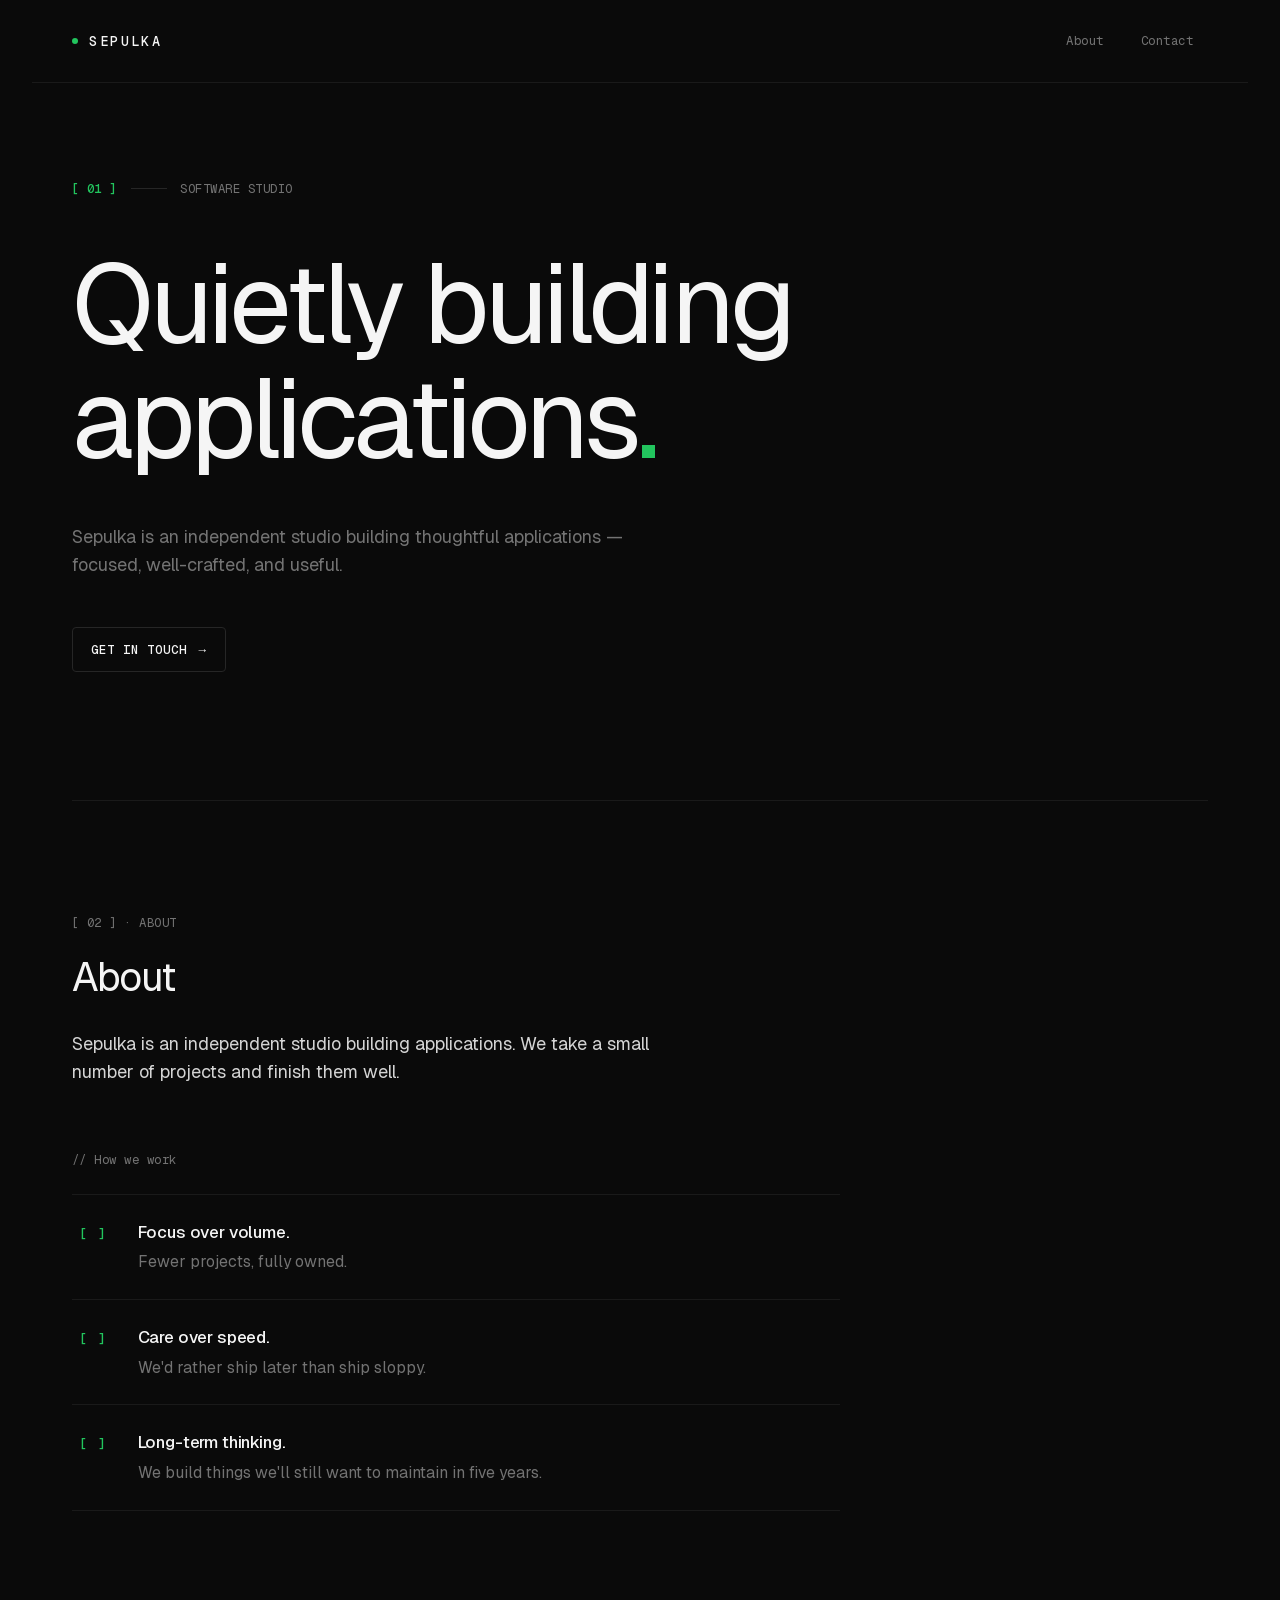
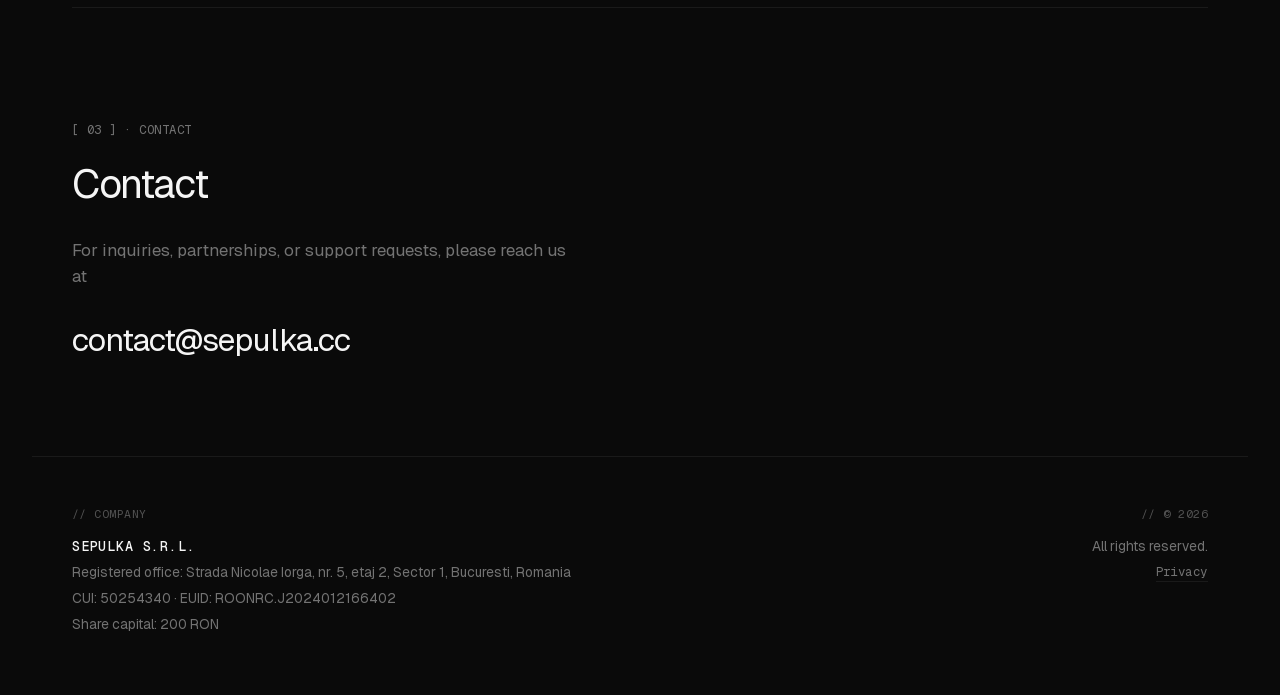
<file: index.html>
<!doctype html>
<html lang="en">
  <head>
    <meta charset="utf-8" />
    <meta name="viewport" content="width=device-width, initial-scale=1" />
    <title>Sepulka — Software studio</title>
    <meta
      name="description"
      content="Sepulka is an independent software studio. We build applications."
    />
    <meta property="og:type" content="website" />
    <meta property="og:title" content="Sepulka — Software studio" />
    <meta property="og:description" content="Sepulka is an independent software studio. We build applications." />
    <meta property="og:url" content="https://sepulka.cc/" />
    <meta property="og:site_name" content="Sepulka" />
    <meta name="twitter:card" content="summary" />
    <meta name="color-scheme" content="dark" />
    <meta name="theme-color" content="#0a0a0a" />
    <link
      rel="icon"
      href="data:image/svg+xml,%3Csvg xmlns='http://www.w3.org/2000/svg' viewBox='0 0 64 64'%3E%3Crect width='64' height='64' fill='%230a0a0a'/%3E%3Ctext x='50%25' y='66%25' text-anchor='middle' font-family='-apple-system, sans-serif' font-size='40' font-weight='500' fill='white' letter-spacing='-2'%3ES%3C/text%3E%3Ccircle cx='52' cy='14' r='4' fill='%2322c55e'/%3E%3C/svg%3E"
    />
    <link rel="preload" href="fonts/geist-latin.woff2" as="font" type="font/woff2" crossorigin />
    <link rel="preload" href="fonts/geist-mono-latin.woff2" as="font" type="font/woff2" crossorigin />
    <link rel="stylesheet" href="styles.css" />
  </head>
  <body>
    <header class="site-header">
      <a href="/" class="brand" aria-label="Sepulka home">
        <span class="brand-status" aria-hidden="true"></span>
        <span class="brand-name">SEPULKA</span>
      </a>
      <nav class="site-nav" aria-label="Primary">
        <a href="#about">About</a>
        <a href="#contact">Contact</a>
      </nav>
    </header>

    <main>
      <section class="hero">
        <p class="eyebrow">
          <span class="tag" aria-hidden="true">[ 01 ]</span>
          <span class="rule" aria-hidden="true"></span>
          <span>Software studio</span>
        </p>
        <h1>
          <span class="hero-line hero-line--1">Quietly building</span>
          <span class="hero-line hero-line--2">applications<span class="punctum" aria-hidden="true">.</span></span>
        </h1>
        <p class="lede">
          Sepulka is an independent studio building thoughtful
          applications — focused, well-crafted, and useful.
        </p>
        <a class="cta" href="#contact">
          <span class="cta-label">Get in touch</span>
          <span class="cta-arrow" aria-hidden="true">→</span>
        </a>
      </section>

      <section id="about" class="about">
        <p class="section-label" aria-hidden="true">[ 02 ] · About</p>
        <h2>About</h2>
        <p class="about-lead">
          Sepulka is an independent studio building applications. We take
          a small number of projects and finish them well.
        </p>

        <p class="subhead" aria-hidden="true">// How we work</p>
        <ol class="principles">
          <li>
            <span class="ord" aria-hidden="true">[ ]</span>
            <div class="principle-body">
              <strong>Focus over volume.</strong>
              <span>Fewer projects, fully owned.</span>
            </div>
          </li>
          <li>
            <span class="ord" aria-hidden="true">[ ]</span>
            <div class="principle-body">
              <strong>Care over speed.</strong>
              <span>We'd rather ship later than ship sloppy.</span>
            </div>
          </li>
          <li>
            <span class="ord" aria-hidden="true">[ ]</span>
            <div class="principle-body">
              <strong>Long-term thinking.</strong>
              <span>We build things we'll still want to maintain in five years.</span>
            </div>
          </li>
        </ol>
      </section>

      <section id="contact" class="contact">
        <p class="section-label" aria-hidden="true">[ 03 ] · Contact</p>
        <h2>Contact</h2>
        <p class="contact-intro">
          For inquiries, partnerships, or support requests, please reach us at
        </p>
        <p class="contact-email">
          <a href="mailto:contact@sepulka.cc">contact@sepulka.cc</a>
        </p>
      </section>
    </main>

    <footer class="site-footer">
      <div class="footer-col">
        <p class="footer-label" aria-hidden="true">// company</p>
        <p class="legal-name">SEPULKA S.R.L.</p>
        <p class="legal-meta">Registered office: Strada Nicolae Iorga, nr. 5, etaj 2, Sector 1, Bucuresti, Romania</p>
        <p class="legal-meta">CUI: 50254340 · EUID: ROONRC.J2024012166402</p>
        <p class="legal-meta">Share capital: 200 RON</p>
      </div>
      <div class="footer-col footer-col--right">
        <p class="footer-label" aria-hidden="true">// © <span id="year">2026</span></p>
        <p class="copyright">All rights reserved.</p>
        <p class="footer-links"><a href="privacy.html">Privacy</a></p>
      </div>
    </footer>

    <script>
      document.getElementById('year').textContent = String(new Date().getFullYear());
    </script>
    <!-- Cloudflare Web Analytics -->
    <script defer src="https://static.cloudflareinsights.com/beacon.min.js" data-cf-beacon='{"token": "c6c692d24de048818356c18ee62e4c32"}'></script>
    <!-- End Cloudflare Web Analytics -->
  </body>
</html>
</file>
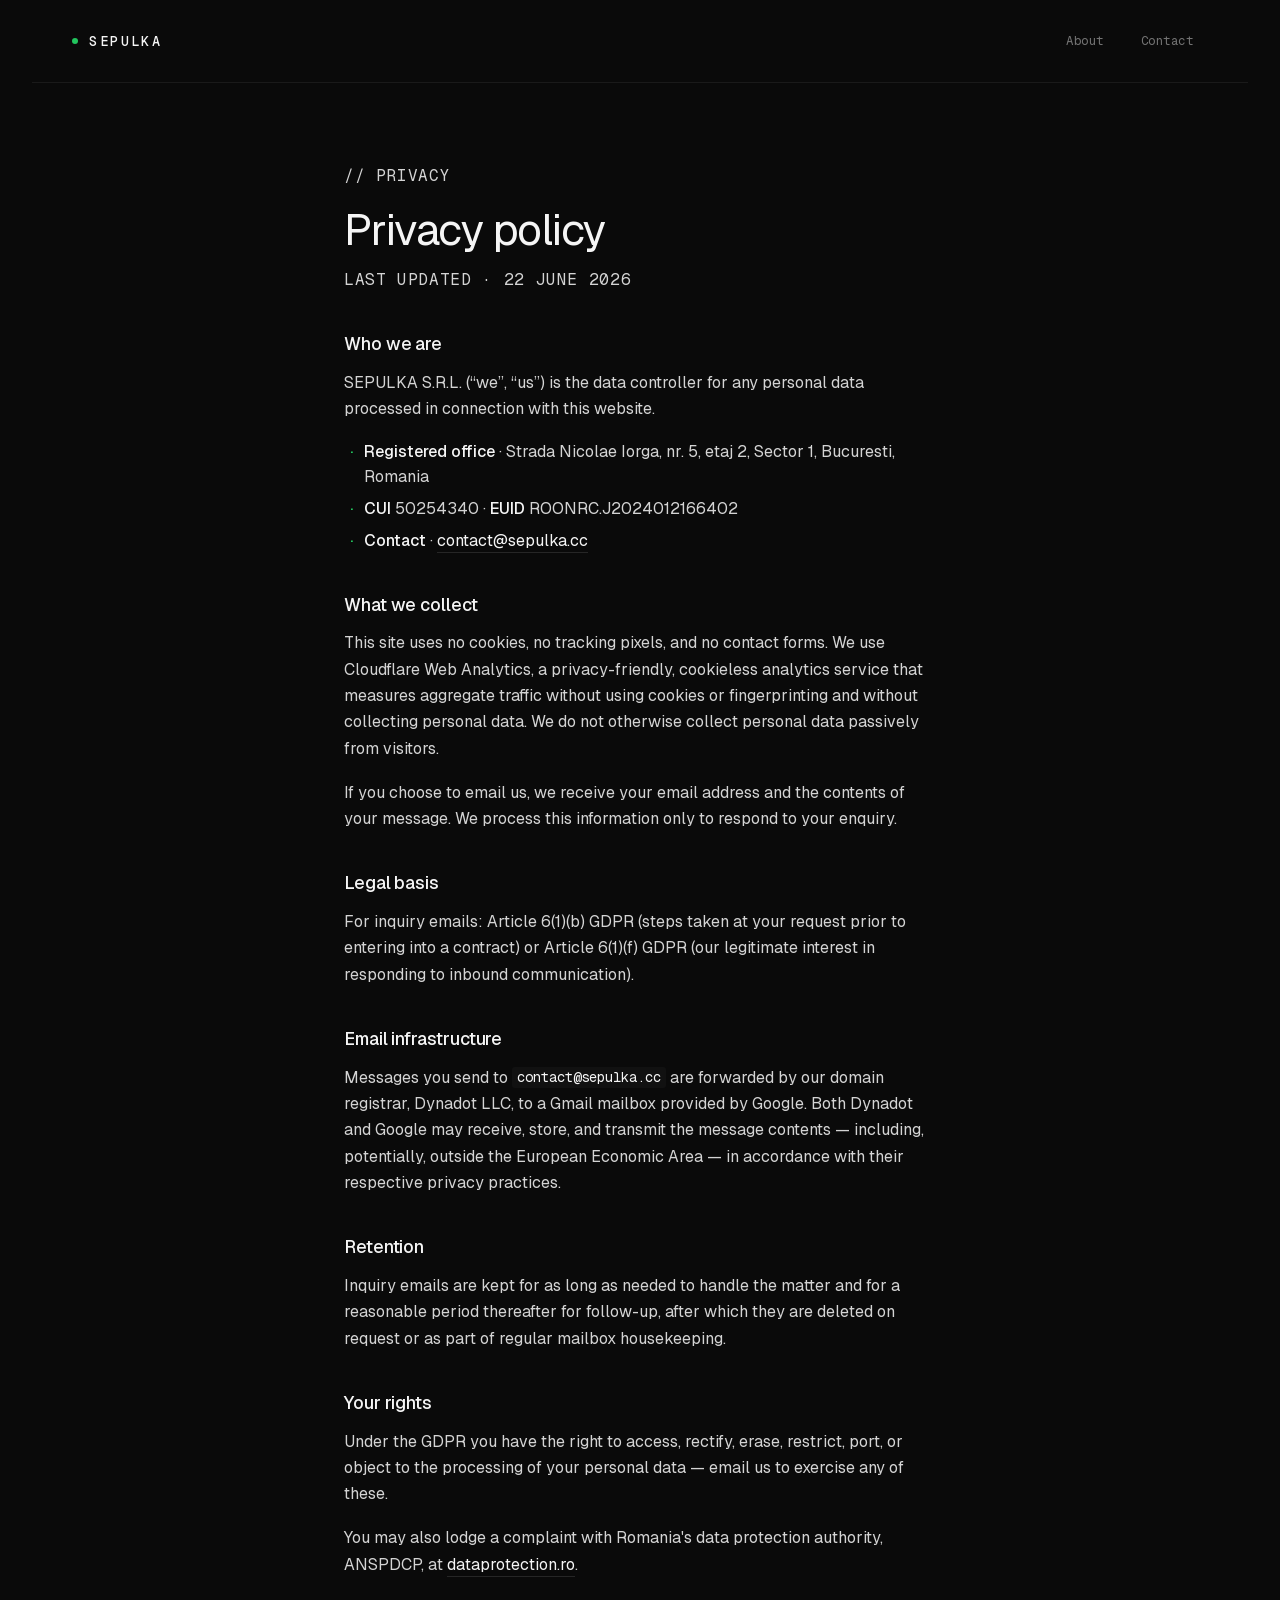
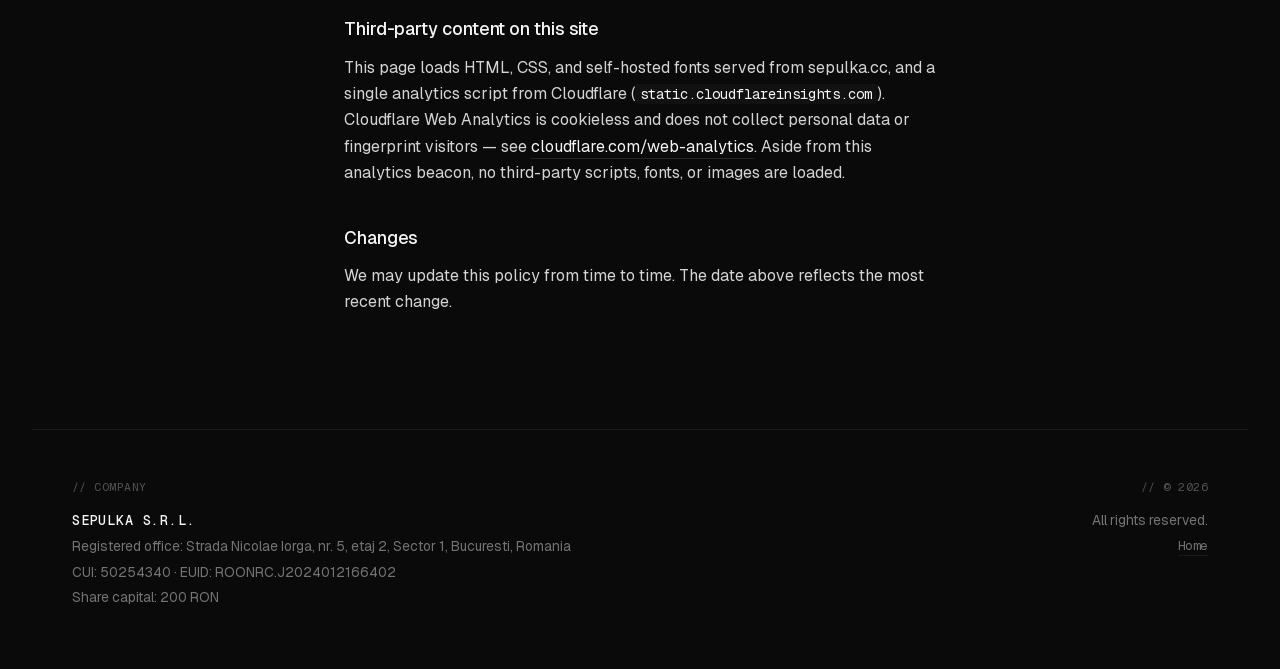
<file: privacy.html>
<!doctype html>
<html lang="en">
  <head>
    <meta charset="utf-8" />
    <meta name="viewport" content="width=device-width, initial-scale=1" />
    <title>Privacy — Sepulka</title>
    <meta
      name="description"
      content="Privacy policy for sepulka.cc — how SEPULKA S.R.L. handles personal data under the GDPR."
    />
    <meta property="og:type" content="article" />
    <meta property="og:title" content="Privacy — Sepulka" />
    <meta property="og:description" content="Privacy policy for sepulka.cc — how SEPULKA S.R.L. handles personal data under the GDPR." />
    <meta property="og:url" content="https://sepulka.cc/privacy.html" />
    <meta property="og:site_name" content="Sepulka" />
    <meta name="twitter:card" content="summary" />
    <meta name="color-scheme" content="dark" />
    <meta name="theme-color" content="#0a0a0a" />
    <link
      rel="icon"
      href="data:image/svg+xml,%3Csvg xmlns='http://www.w3.org/2000/svg' viewBox='0 0 64 64'%3E%3Crect width='64' height='64' fill='%230a0a0a'/%3E%3Ctext x='50%25' y='66%25' text-anchor='middle' font-family='-apple-system, sans-serif' font-size='40' font-weight='500' fill='white' letter-spacing='-2'%3ES%3C/text%3E%3Ccircle cx='52' cy='14' r='4' fill='%2322c55e'/%3E%3C/svg%3E"
    />
    <link rel="preload" href="fonts/geist-latin.woff2" as="font" type="font/woff2" crossorigin />
    <link rel="preload" href="fonts/geist-mono-latin.woff2" as="font" type="font/woff2" crossorigin />
    <link rel="stylesheet" href="styles.css" />
  </head>
  <body>
    <header class="site-header">
      <a href="/" class="brand" aria-label="Sepulka home">
        <span class="brand-status" aria-hidden="true"></span>
        <span class="brand-name">SEPULKA</span>
      </a>
      <nav class="site-nav" aria-label="Primary">
        <a href="/#about">About</a>
        <a href="/#contact">Contact</a>
      </nav>
    </header>

    <main class="prose">
      <p class="section-label" aria-hidden="true">// privacy</p>
      <h1>Privacy policy</h1>
      <p class="prose-meta">Last updated · 22 June 2026</p>

      <h2>Who we are</h2>
      <p>
        SEPULKA S.R.L. (&ldquo;we&rdquo;, &ldquo;us&rdquo;) is the data
        controller for any personal data processed in connection with this
        website.
      </p>
      <ul>
        <li>
          <strong>Registered office</strong> · Strada Nicolae Iorga,
          nr. 5, etaj 2, Sector 1, Bucuresti, Romania
        </li>
        <li>
          <strong>CUI</strong> 50254340 ·
          <strong>EUID</strong> ROONRC.J2024012166402
        </li>
        <li>
          <strong>Contact</strong> ·
          <a href="mailto:contact@sepulka.cc">contact@sepulka.cc</a>
        </li>
      </ul>

      <h2>What we collect</h2>
      <p>
        This site uses no cookies, no tracking pixels, and no contact
        forms. We use Cloudflare Web Analytics, a privacy-friendly,
        cookieless analytics service that measures aggregate traffic
        without using cookies or fingerprinting and without collecting
        personal data. We do not otherwise collect personal data
        passively from visitors.
      </p>
      <p>
        If you choose to email us, we receive your email address and the
        contents of your message. We process this information only to
        respond to your enquiry.
      </p>

      <h2>Legal basis</h2>
      <p>
        For inquiry emails: Article 6(1)(b) GDPR (steps taken at your
        request prior to entering into a contract) or Article 6(1)(f)
        GDPR (our legitimate interest in responding to inbound
        communication).
      </p>

      <h2>Email infrastructure</h2>
      <p>
        Messages you send to <code>contact@sepulka.cc</code> are
        forwarded by our domain registrar, Dynadot LLC, to a Gmail
        mailbox provided by Google. Both Dynadot and Google may receive,
        store, and transmit the message contents &mdash; including,
        potentially, outside the European Economic Area &mdash; in
        accordance with their respective privacy practices.
      </p>

      <h2>Retention</h2>
      <p>
        Inquiry emails are kept for as long as needed to handle the
        matter and for a reasonable period thereafter for follow-up,
        after which they are deleted on request or as part of regular
        mailbox housekeeping.
      </p>

      <h2>Your rights</h2>
      <p>
        Under the GDPR you have the right to access, rectify, erase,
        restrict, port, or object to the processing of your personal
        data &mdash; email us to exercise any of these.
      </p>
      <p>
        You may also lodge a complaint with Romania's data protection
        authority, ANSPDCP, at
        <a href="https://www.dataprotection.ro/" rel="noopener">dataprotection.ro</a>.
      </p>

      <h2>Third-party content on this site</h2>
      <p>
        This page loads HTML, CSS, and self-hosted fonts served from
        sepulka.cc, and a single analytics script from Cloudflare
        (<code>static.cloudflareinsights.com</code>). Cloudflare Web
        Analytics is cookieless and does not collect personal data or
        fingerprint visitors &mdash; see
        <a href="https://www.cloudflare.com/web-analytics/" rel="noopener">cloudflare.com/web-analytics</a>.
        Aside from this analytics beacon, no third-party scripts, fonts,
        or images are loaded.
      </p>

      <h2>Changes</h2>
      <p>
        We may update this policy from time to time. The date above
        reflects the most recent change.
      </p>
    </main>

    <footer class="site-footer">
      <div class="footer-col">
        <p class="footer-label" aria-hidden="true">// company</p>
        <p class="legal-name">SEPULKA S.R.L.</p>
        <p class="legal-meta">Registered office: Strada Nicolae Iorga, nr. 5, etaj 2, Sector 1, Bucuresti, Romania</p>
        <p class="legal-meta">CUI: 50254340 · EUID: ROONRC.J2024012166402</p>
        <p class="legal-meta">Share capital: 200 RON</p>
      </div>
      <div class="footer-col footer-col--right">
        <p class="footer-label" aria-hidden="true">// © <span id="year">2026</span></p>
        <p class="copyright">All rights reserved.</p>
        <p class="footer-links"><a href="/">Home</a></p>
      </div>
    </footer>

    <script>
      document.getElementById('year').textContent = String(new Date().getFullYear());
    </script>
    <!-- Cloudflare Web Analytics -->
    <script defer src="https://static.cloudflareinsights.com/beacon.min.js" data-cf-beacon='{"token": "c6c692d24de048818356c18ee62e4c32"}'></script>
    <!-- End Cloudflare Web Analytics -->
  </body>
</html>
</file>
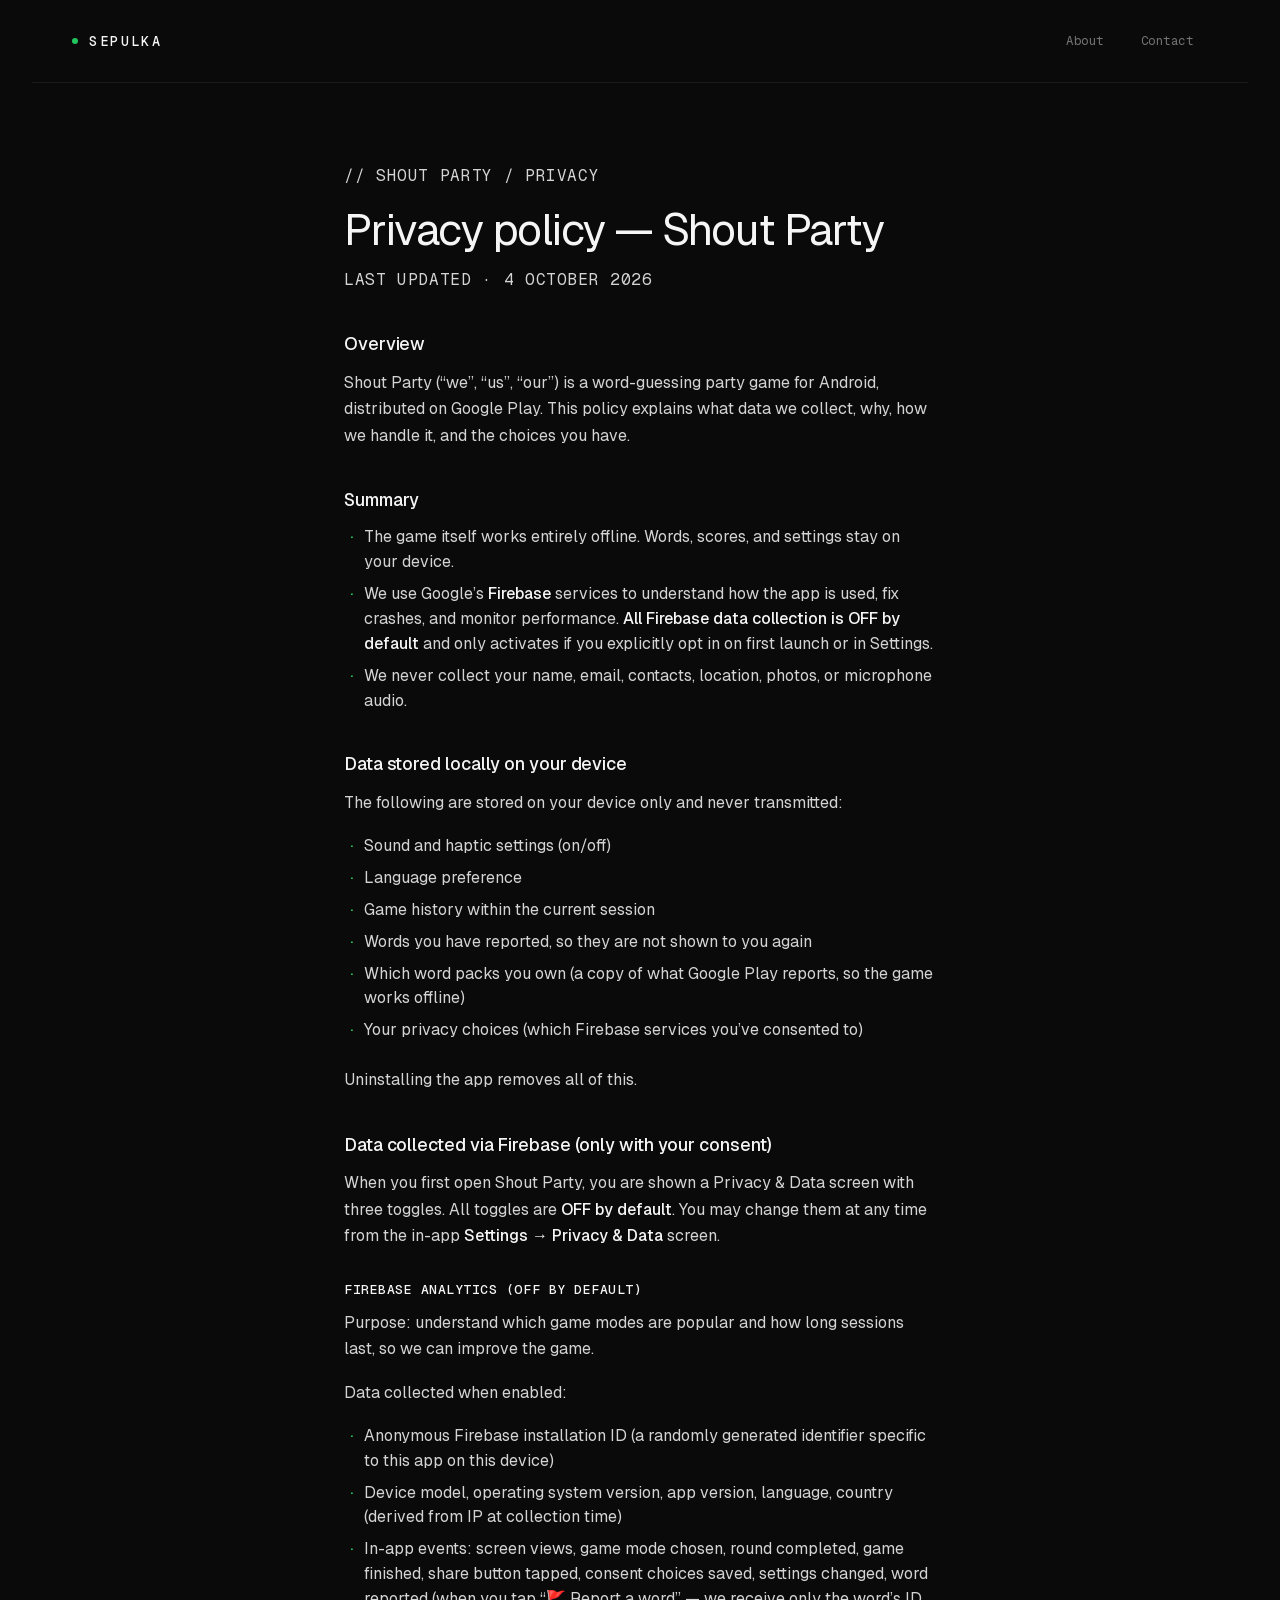
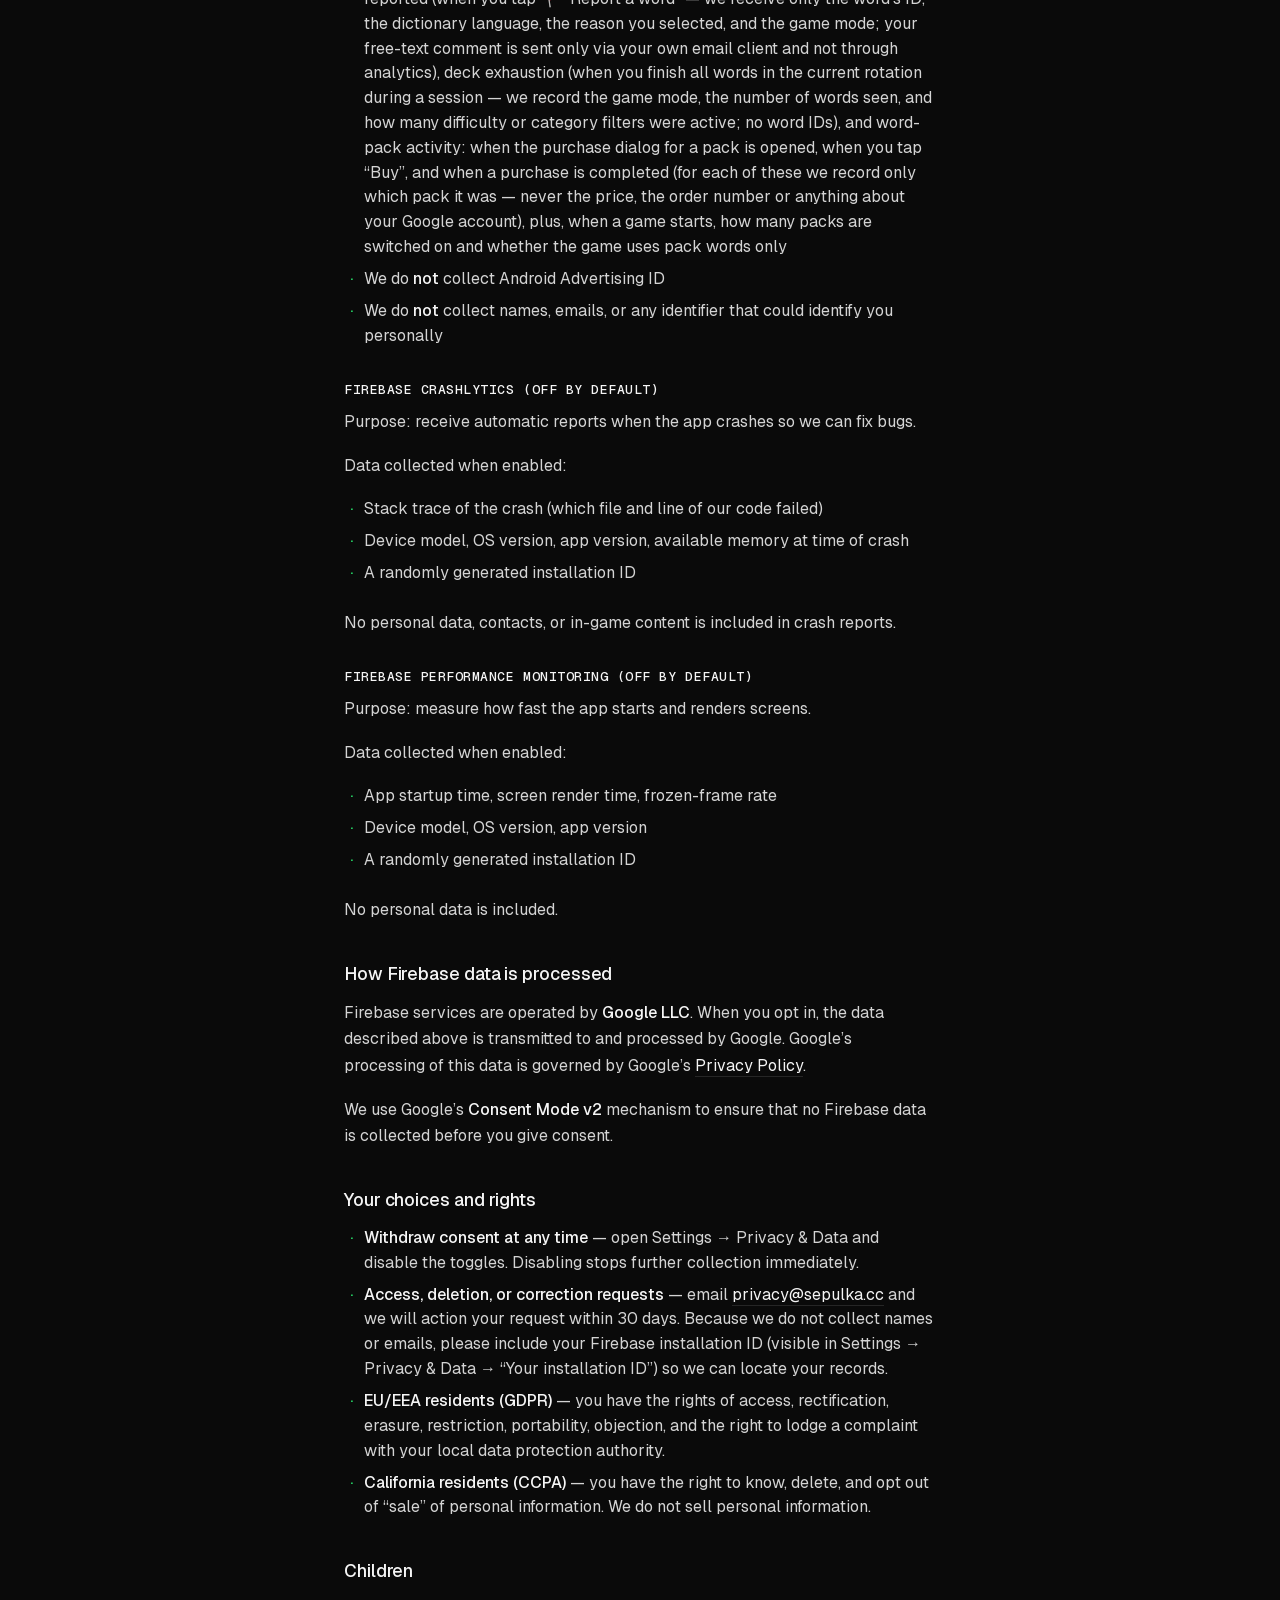
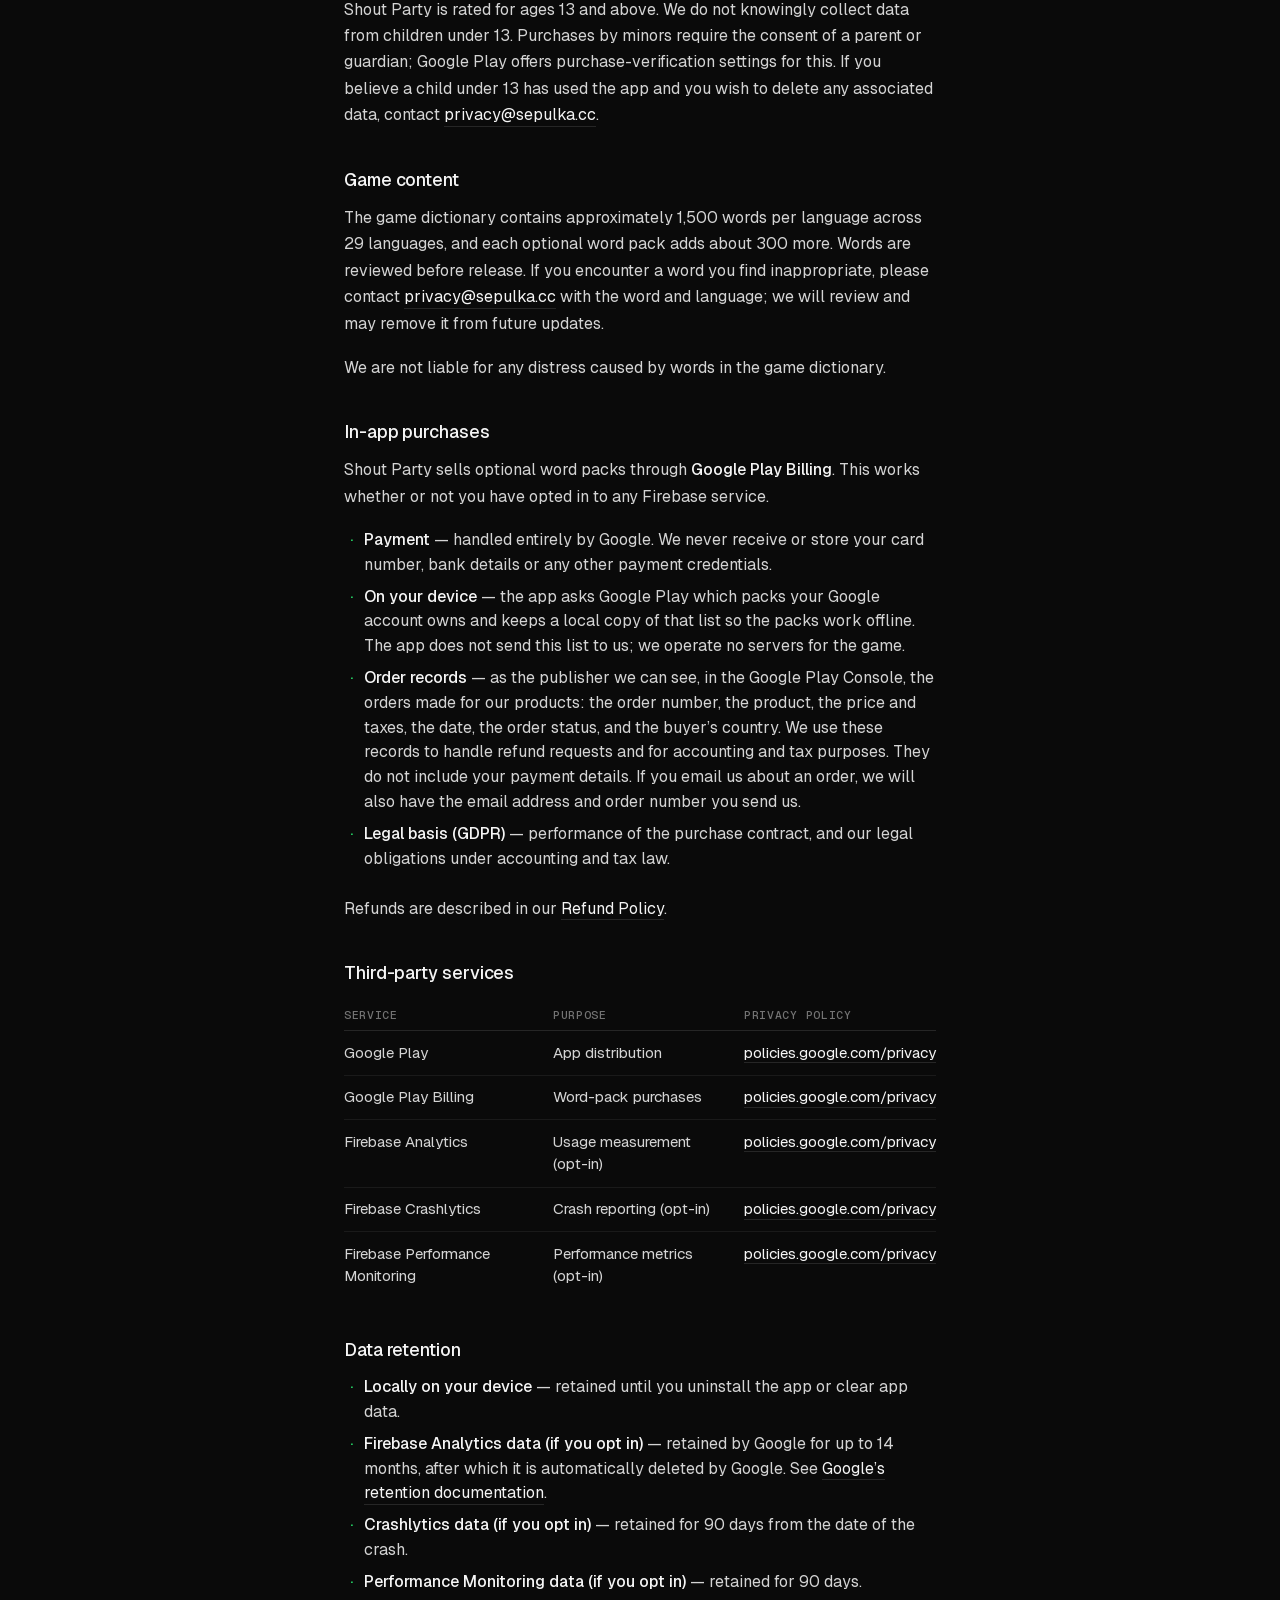
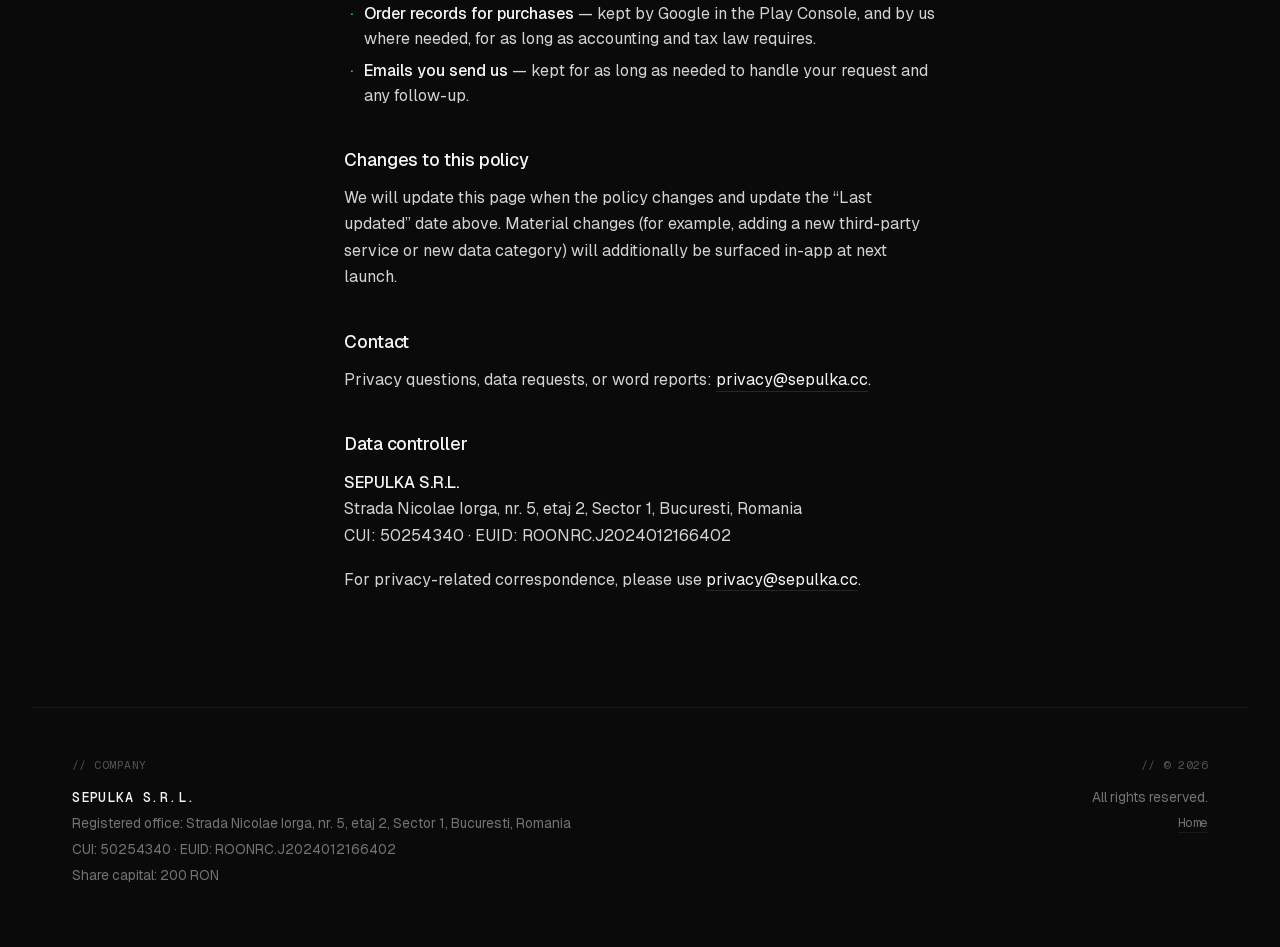
<file: shoutparty/privacy.html>
<!doctype html>
<html lang="en">
  <head>
    <meta charset="utf-8" />
    <meta name="viewport" content="width=device-width, initial-scale=1" />
    <title>Privacy — Shout Party</title>
    <meta
      name="description"
      content="Privacy policy for the Shout Party Android game by SEPULKA S.R.L. — what data we collect, how it's processed, and the choices you have."
    />
    <meta property="og:type" content="article" />
    <meta property="og:title" content="Privacy — Shout Party" />
    <meta property="og:description" content="Privacy policy for the Shout Party Android game by SEPULKA S.R.L. — what data we collect, how it's processed, and the choices you have." />
    <meta property="og:url" content="https://sepulka.cc/shoutparty/privacy.html" />
    <meta property="og:site_name" content="Sepulka" />
    <meta name="twitter:card" content="summary" />
    <meta name="robots" content="noindex, nofollow" />
    <meta name="color-scheme" content="dark" />
    <meta name="theme-color" content="#0a0a0a" />
    <link
      rel="icon"
      href="data:image/svg+xml,%3Csvg xmlns='http://www.w3.org/2000/svg' viewBox='0 0 64 64'%3E%3Crect width='64' height='64' fill='%230a0a0a'/%3E%3Ctext x='50%25' y='66%25' text-anchor='middle' font-family='-apple-system, sans-serif' font-size='40' font-weight='500' fill='white' letter-spacing='-2'%3ES%3C/text%3E%3Ccircle cx='52' cy='14' r='4' fill='%2322c55e'/%3E%3C/svg%3E"
    />
    <link rel="preload" href="/fonts/geist-latin.woff2" as="font" type="font/woff2" crossorigin />
    <link rel="preload" href="/fonts/geist-mono-latin.woff2" as="font" type="font/woff2" crossorigin />
    <link rel="stylesheet" href="/styles.css" />
  </head>
  <body>
    <header class="site-header">
      <a href="/" class="brand" aria-label="Sepulka home">
        <span class="brand-status" aria-hidden="true"></span>
        <span class="brand-name">SEPULKA</span>
      </a>
      <nav class="site-nav" aria-label="Primary">
        <a href="/#about">About</a>
        <a href="/#contact">Contact</a>
      </nav>
    </header>

    <main class="prose">
      <p class="section-label" aria-hidden="true">// shout party / privacy</p>
      <h1>Privacy policy &mdash; Shout Party</h1>
      <p class="prose-meta">Last updated · 4 October 2026</p>

      <h2>Overview</h2>
      <p>
        Shout Party (&ldquo;we&rdquo;, &ldquo;us&rdquo;, &ldquo;our&rdquo;)
        is a word-guessing party game for Android, distributed on Google
        Play. This policy explains what data we collect, why, how we
        handle it, and the choices you have.
      </p>

      <h2>Summary</h2>
      <ul>
        <li>The game itself works entirely offline. Words, scores, and settings stay on your device.</li>
        <li>
          We use Google&rsquo;s <strong>Firebase</strong> services to
          understand how the app is used, fix crashes, and monitor
          performance. <strong>All Firebase data collection is OFF by
          default</strong> and only activates if you explicitly opt in on
          first launch or in Settings.
        </li>
        <li>We never collect your name, email, contacts, location, photos, or microphone audio.</li>
      </ul>

      <h2>Data stored locally on your device</h2>
      <p>The following are stored on your device only and never transmitted:</p>
      <ul>
        <li>Sound and haptic settings (on/off)</li>
        <li>Language preference</li>
        <li>Game history within the current session</li>
        <li>Words you have reported, so they are not shown to you again</li>
        <li>Which word packs you own (a copy of what Google Play reports, so the game works offline)</li>
        <li>Your privacy choices (which Firebase services you&rsquo;ve consented to)</li>
      </ul>
      <p>Uninstalling the app removes all of this.</p>

      <h2>Data collected via Firebase (only with your consent)</h2>
      <p>
        When you first open Shout Party, you are shown a Privacy &amp;
        Data screen with three toggles. All toggles are <strong>OFF by
        default</strong>. You may change them at any time from the in-app
        <strong>Settings &rarr; Privacy &amp; Data</strong> screen.
      </p>

      <h3>Firebase Analytics (off by default)</h3>
      <p>Purpose: understand which game modes are popular and how long sessions last, so we can improve the game.</p>
      <p>Data collected when enabled:</p>
      <ul>
        <li>Anonymous Firebase installation ID (a randomly generated identifier specific to this app on this device)</li>
        <li>Device model, operating system version, app version, language, country (derived from IP at collection time)</li>
        <li>In-app events: screen views, game mode chosen, round completed, game finished, share button tapped, consent choices saved, settings changed, word reported (when you tap &ldquo;&#128681; Report a word&rdquo; &mdash; we receive only the word&rsquo;s ID, the dictionary language, the reason you selected, and the game mode; your free-text comment is sent only via your own email client and not through analytics), deck exhaustion (when you finish all words in the current rotation during a session &mdash; we record the game mode, the number of words seen, and how many difficulty or category filters were active; no word IDs), and word-pack activity: when the purchase dialog for a pack is opened, when you tap &ldquo;Buy&rdquo;, and when a purchase is completed (for each of these we record only which pack it was &mdash; never the price, the order number or anything about your Google account), plus, when a game starts, how many packs are switched on and whether the game uses pack words only</li>
        <li>We do <strong>not</strong> collect Android Advertising ID</li>
        <li>We do <strong>not</strong> collect names, emails, or any identifier that could identify you personally</li>
      </ul>

      <h3>Firebase Crashlytics (off by default)</h3>
      <p>Purpose: receive automatic reports when the app crashes so we can fix bugs.</p>
      <p>Data collected when enabled:</p>
      <ul>
        <li>Stack trace of the crash (which file and line of our code failed)</li>
        <li>Device model, OS version, app version, available memory at time of crash</li>
        <li>A randomly generated installation ID</li>
      </ul>
      <p>No personal data, contacts, or in-game content is included in crash reports.</p>

      <h3>Firebase Performance Monitoring (off by default)</h3>
      <p>Purpose: measure how fast the app starts and renders screens.</p>
      <p>Data collected when enabled:</p>
      <ul>
        <li>App startup time, screen render time, frozen-frame rate</li>
        <li>Device model, OS version, app version</li>
        <li>A randomly generated installation ID</li>
      </ul>
      <p>No personal data is included.</p>

      <h2>How Firebase data is processed</h2>
      <p>
        Firebase services are operated by <strong>Google LLC</strong>.
        When you opt in, the data described above is transmitted to and
        processed by Google. Google&rsquo;s processing of this data is
        governed by Google&rsquo;s
        <a href="https://policies.google.com/privacy" rel="noopener">Privacy Policy</a>.
      </p>
      <p>
        We use Google&rsquo;s <strong>Consent Mode v2</strong> mechanism
        to ensure that no Firebase data is collected before you give
        consent.
      </p>

      <h2>Your choices and rights</h2>
      <ul>
        <li>
          <strong>Withdraw consent at any time</strong> &mdash; open
          Settings &rarr; Privacy &amp; Data and disable the toggles.
          Disabling stops further collection immediately.
        </li>
        <li>
          <strong>Access, deletion, or correction requests</strong> &mdash;
          email <a href="mailto:privacy@sepulka.cc">privacy@sepulka.cc</a>
          and we will action your request within 30 days. Because we do
          not collect names or emails, please include your Firebase
          installation ID (visible in Settings &rarr; Privacy &amp; Data
          &rarr; &ldquo;Your installation ID&rdquo;) so we can locate
          your records.
        </li>
        <li>
          <strong>EU/EEA residents (GDPR)</strong> &mdash; you have the
          rights of access, rectification, erasure, restriction,
          portability, objection, and the right to lodge a complaint with
          your local data protection authority.
        </li>
        <li>
          <strong>California residents (CCPA)</strong> &mdash; you have
          the right to know, delete, and opt out of &ldquo;sale&rdquo; of
          personal information. We do not sell personal information.
        </li>
      </ul>

      <h2>Children</h2>
      <p>
        Shout Party is rated for ages 13 and above. We do not knowingly
        collect data from children under 13. Purchases by minors require
        the consent of a parent or guardian; Google Play offers
        purchase-verification settings for this. If you believe a child
        under 13 has used the app and you wish to delete any associated
        data, contact <a href="mailto:privacy@sepulka.cc">privacy@sepulka.cc</a>.
      </p>

      <h2>Game content</h2>
      <p>
        The game dictionary contains approximately 1,500 words per
        language across 29 languages, and each optional word pack adds
        about 300 more. Words are reviewed before release.
        If you encounter a word you find inappropriate, please contact
        <a href="mailto:privacy@sepulka.cc">privacy@sepulka.cc</a> with
        the word and language; we will review and may remove it from
        future updates.
      </p>
      <p>We are not liable for any distress caused by words in the game dictionary.</p>

      <h2>In-app purchases</h2>
      <p>
        Shout Party sells optional word packs through <strong>Google
        Play Billing</strong>. This works whether or not you have opted
        in to any Firebase service.
      </p>
      <ul>
        <li>
          <strong>Payment</strong> &mdash; handled entirely by Google. We
          never receive or store your card number, bank details or any
          other payment credentials.
        </li>
        <li>
          <strong>On your device</strong> &mdash; the app asks Google
          Play which packs your Google account owns and keeps a local
          copy of that list so the packs work offline. The app does not
          send this list to us; we operate no servers for the game.
        </li>
        <li>
          <strong>Order records</strong> &mdash; as the publisher we can
          see, in the Google Play Console, the orders made for our
          products: the order number, the product, the price and taxes,
          the date, the order status, and the buyer&rsquo;s country. We
          use these records to handle refund requests and for accounting
          and tax purposes. They do not include your payment
          details. If you email us about an order, we will
          also have the email address and order number you send us.
        </li>
        <li>
          <strong>Legal basis (GDPR)</strong> &mdash; performance of the
          purchase contract, and our legal obligations under accounting
          and tax law.
        </li>
      </ul>
      <p>
        Refunds are described in our
        <a href="/shoutparty/refunds.html">Refund Policy</a>.
      </p>

      <h2>Third-party services</h2>
      <table>
        <thead>
          <tr>
            <th scope="col">Service</th>
            <th scope="col">Purpose</th>
            <th scope="col">Privacy policy</th>
          </tr>
        </thead>
        <tbody>
          <tr>
            <td>Google Play</td>
            <td>App distribution</td>
            <td><a href="https://policies.google.com/privacy" rel="noopener">policies.google.com/privacy</a></td>
          </tr>
          <tr>
            <td>Google Play Billing</td>
            <td>Word-pack purchases</td>
            <td><a href="https://policies.google.com/privacy" rel="noopener">policies.google.com/privacy</a></td>
          </tr>
          <tr>
            <td>Firebase Analytics</td>
            <td>Usage measurement (opt-in)</td>
            <td><a href="https://policies.google.com/privacy" rel="noopener">policies.google.com/privacy</a></td>
          </tr>
          <tr>
            <td>Firebase Crashlytics</td>
            <td>Crash reporting (opt-in)</td>
            <td><a href="https://policies.google.com/privacy" rel="noopener">policies.google.com/privacy</a></td>
          </tr>
          <tr>
            <td>Firebase Performance Monitoring</td>
            <td>Performance metrics (opt-in)</td>
            <td><a href="https://policies.google.com/privacy" rel="noopener">policies.google.com/privacy</a></td>
          </tr>
        </tbody>
      </table>

      <h2>Data retention</h2>
      <ul>
        <li><strong>Locally on your device</strong> &mdash; retained until you uninstall the app or clear app data.</li>
        <li>
          <strong>Firebase Analytics data (if you opt in)</strong> &mdash;
          retained by Google for up to 14 months, after which it is
          automatically deleted by Google. See
          <a href="https://support.google.com/firebase/answer/7667196" rel="noopener">Google&rsquo;s retention documentation</a>.
        </li>
        <li><strong>Crashlytics data (if you opt in)</strong> &mdash; retained for 90 days from the date of the crash.</li>
        <li><strong>Performance Monitoring data (if you opt in)</strong> &mdash; retained for 90 days.</li>
        <li><strong>Order records for purchases</strong> &mdash; kept by Google in the Play Console, and by us where needed, for as long as accounting and tax law requires.</li>
        <li><strong>Emails you send us</strong> &mdash; kept for as long as needed to handle your request and any follow-up.</li>
      </ul>

      <h2>Changes to this policy</h2>
      <p>
        We will update this page when the policy changes and update the
        &ldquo;Last updated&rdquo; date above. Material changes (for
        example, adding a new third-party service or new data category)
        will additionally be surfaced in-app at next launch.
      </p>

      <h2>Contact</h2>
      <p>
        Privacy questions, data requests, or word reports:
        <a href="mailto:privacy@sepulka.cc">privacy@sepulka.cc</a>.
      </p>

      <h2>Data controller</h2>
      <p>
        <strong>SEPULKA S.R.L.</strong><br />
        Strada Nicolae Iorga, nr. 5, etaj 2, Sector 1, Bucuresti, Romania<br />
        CUI: 50254340 · EUID: ROONRC.J2024012166402
      </p>
      <p>
        For privacy-related correspondence, please use
        <a href="mailto:privacy@sepulka.cc">privacy@sepulka.cc</a>.
      </p>
    </main>

    <footer class="site-footer">
      <div class="footer-col">
        <p class="footer-label" aria-hidden="true">// company</p>
        <p class="legal-name">SEPULKA S.R.L.</p>
        <p class="legal-meta">Registered office: Strada Nicolae Iorga, nr. 5, etaj 2, Sector 1, Bucuresti, Romania</p>
        <p class="legal-meta">CUI: 50254340 · EUID: ROONRC.J2024012166402</p>
        <p class="legal-meta">Share capital: 200 RON</p>
      </div>
      <div class="footer-col footer-col--right">
        <p class="footer-label" aria-hidden="true">// © <span id="year">2026</span></p>
        <p class="copyright">All rights reserved.</p>
        <p class="footer-links"><a href="/">Home</a></p>
      </div>
    </footer>

    <script>
      document.getElementById('year').textContent = String(new Date().getFullYear());
    </script>
    <!-- Cloudflare Web Analytics -->
    <script defer src="https://static.cloudflareinsights.com/beacon.min.js" data-cf-beacon='{"token": "c6c692d24de048818356c18ee62e4c32"}'></script>
    <!-- End Cloudflare Web Analytics -->
  </body>
</html>
</file>
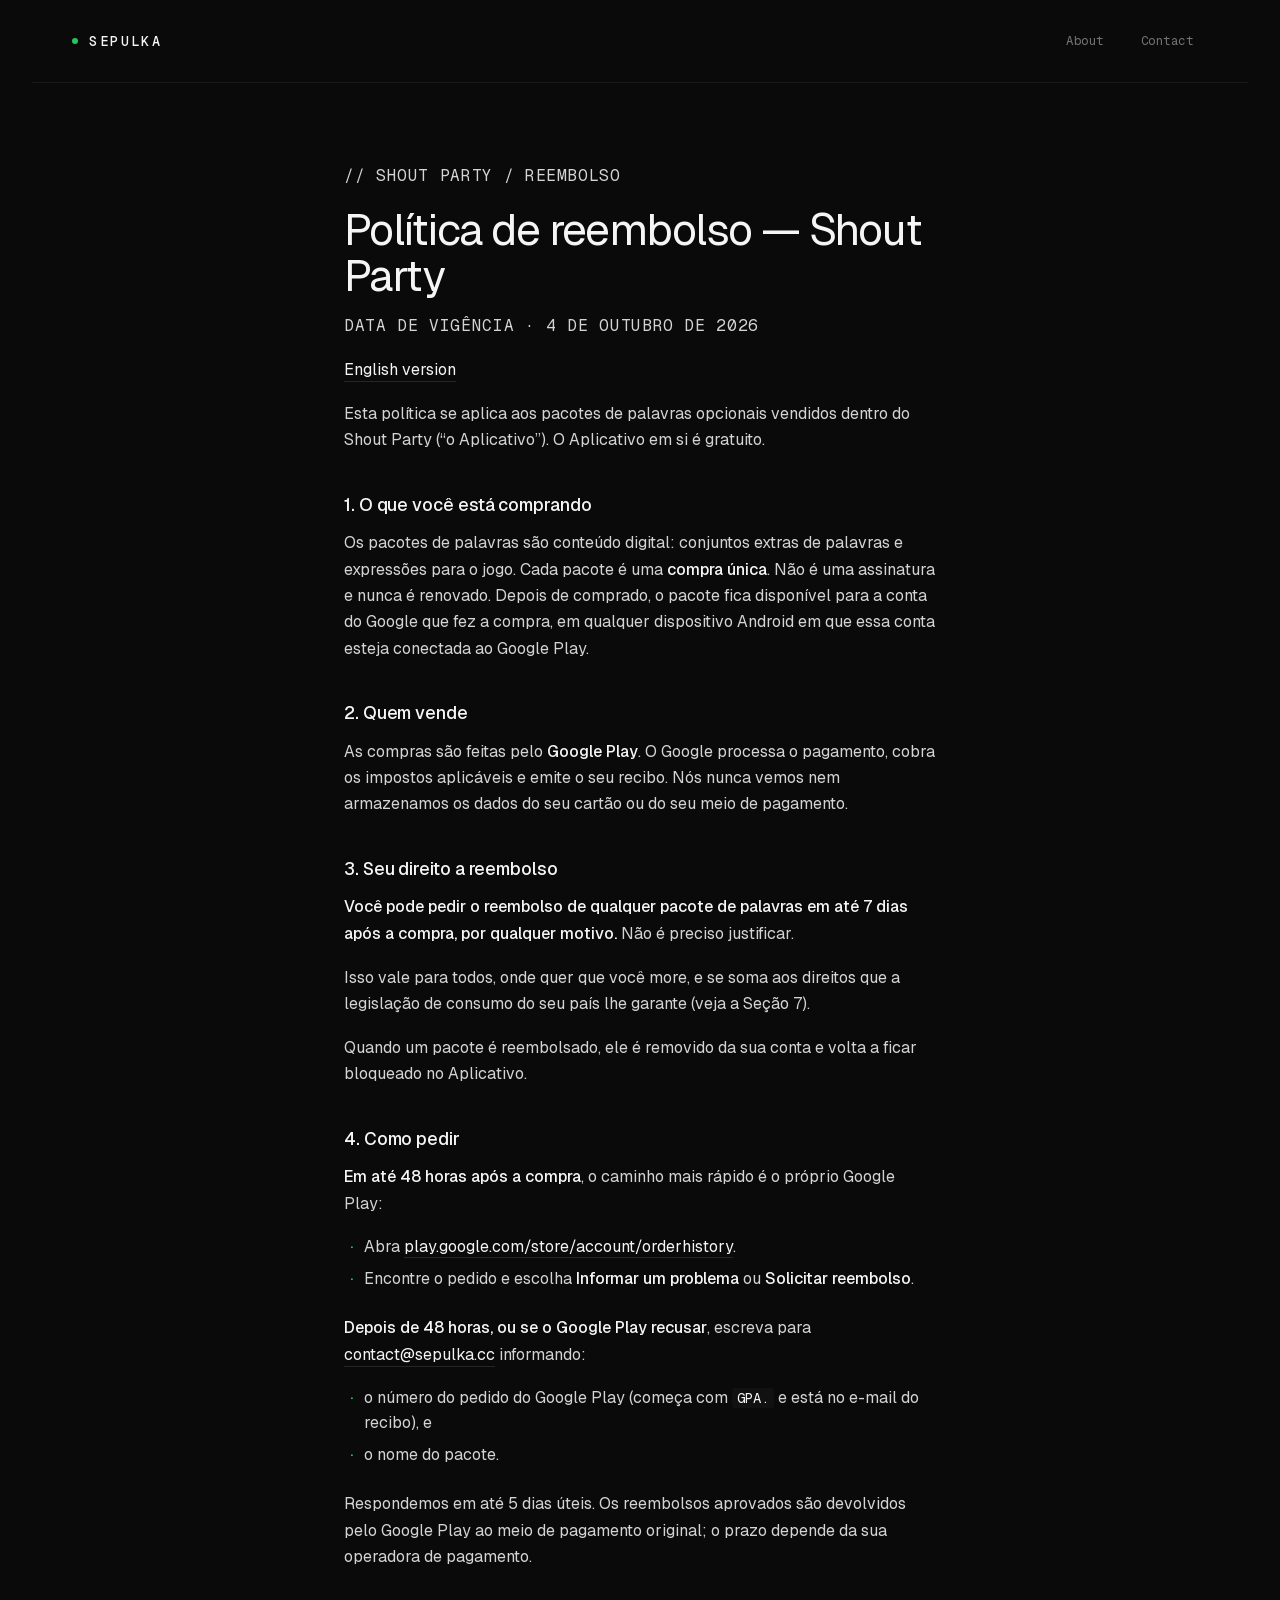
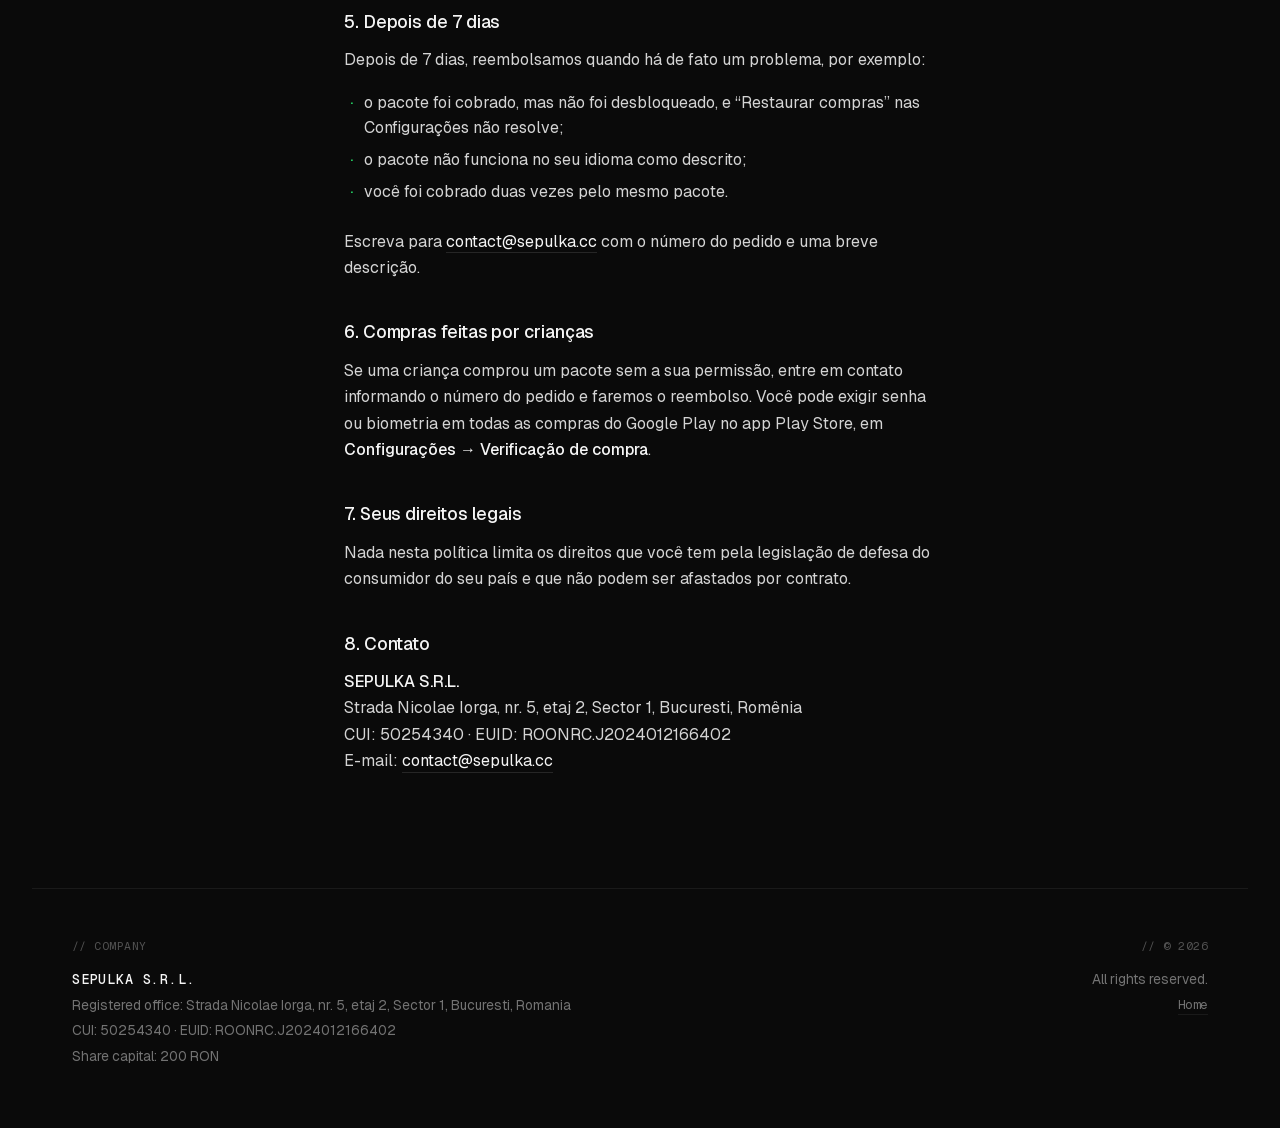
<file: shoutparty/refunds-pt-br.html>
<!doctype html>
<html lang="pt-BR">
  <head>
    <meta charset="utf-8" />
    <meta name="viewport" content="width=device-width, initial-scale=1" />
    <title>Política de reembolso — Shout Party</title>
    <meta
      name="description"
      content="Política de reembolso dos pacotes de palavras vendidos no jogo Shout Party para Android, da SEPULKA S.R.L. — reembolso em 7 dias, como pedir e seus direitos legais."
    />
    <meta property="og:type" content="article" />
    <meta property="og:title" content="Política de reembolso — Shout Party" />
    <meta property="og:description" content="Política de reembolso dos pacotes de palavras vendidos no jogo Shout Party para Android, da SEPULKA S.R.L. — reembolso em 7 dias, como pedir e seus direitos legais." />
    <meta property="og:url" content="https://sepulka.cc/shoutparty/refunds-pt-br.html" />
    <meta property="og:site_name" content="Sepulka" />
    <meta name="twitter:card" content="summary" />
    <meta name="robots" content="noindex, nofollow" />
    <meta name="color-scheme" content="dark" />
    <meta name="theme-color" content="#0a0a0a" />
    <link
      rel="icon"
      href="data:image/svg+xml,%3Csvg xmlns='http://www.w3.org/2000/svg' viewBox='0 0 64 64'%3E%3Crect width='64' height='64' fill='%230a0a0a'/%3E%3Ctext x='50%25' y='66%25' text-anchor='middle' font-family='-apple-system, sans-serif' font-size='40' font-weight='500' fill='white' letter-spacing='-2'%3ES%3C/text%3E%3Ccircle cx='52' cy='14' r='4' fill='%2322c55e'/%3E%3C/svg%3E"
    />
    <link rel="preload" href="/fonts/geist-latin.woff2" as="font" type="font/woff2" crossorigin />
    <link rel="preload" href="/fonts/geist-mono-latin.woff2" as="font" type="font/woff2" crossorigin />
    <link rel="stylesheet" href="/styles.css" />
  </head>
  <body>
    <header class="site-header">
      <a href="/" class="brand" aria-label="Sepulka home">
        <span class="brand-status" aria-hidden="true"></span>
        <span class="brand-name">SEPULKA</span>
      </a>
      <nav class="site-nav" aria-label="Primary">
        <a href="/#about">About</a>
        <a href="/#contact">Contact</a>
      </nav>
    </header>

    <main class="prose">
      <p class="section-label" aria-hidden="true">// shout party / reembolso</p>
      <h1>Política de reembolso &mdash; Shout Party</h1>
      <p class="prose-meta">Data de vigência · 4 de outubro de 2026</p>

      <p>
        <a href="/shoutparty/refunds.html" lang="en" hreflang="en">English version</a>
      </p>

      <p>
        Esta política se aplica aos pacotes de palavras opcionais
        vendidos dentro do Shout Party (&ldquo;o Aplicativo&rdquo;). O
        Aplicativo em si é gratuito.
      </p>

      <h2>1. O que você está comprando</h2>
      <p>
        Os pacotes de palavras são conteúdo digital: conjuntos extras de
        palavras e expressões para o jogo. Cada pacote é uma
        <strong>compra única</strong>. Não é uma assinatura e nunca é
        renovado. Depois de comprado, o pacote fica disponível para a
        conta do Google que fez a compra, em qualquer dispositivo
        Android em que essa conta esteja conectada ao Google Play.
      </p>

      <h2>2. Quem vende</h2>
      <p>
        As compras são feitas pelo <strong>Google Play</strong>. O
        Google processa o pagamento, cobra os impostos aplicáveis e
        emite o seu recibo. Nós nunca vemos nem armazenamos os dados do
        seu cartão ou do seu meio de pagamento.
      </p>

      <h2>3. Seu direito a reembolso</h2>
      <p>
        <strong>Você pode pedir o reembolso de qualquer pacote de
        palavras em até 7 dias após a compra, por qualquer
        motivo.</strong> Não é preciso justificar.
      </p>
      <p>
        Isso vale para todos, onde quer que você more, e se soma aos
        direitos que a legislação de consumo do seu país lhe garante
        (veja a Seção 7).
      </p>
      <p>
        Quando um pacote é reembolsado, ele é removido da sua conta e
        volta a ficar bloqueado no Aplicativo.
      </p>

      <h2>4. Como pedir</h2>
      <p>
        <strong>Em até 48 horas após a compra</strong>, o caminho mais
        rápido é o próprio Google Play:
      </p>
      <ul>
        <li>
          Abra
          <a href="https://play.google.com/store/account/orderhistory" rel="noopener">play.google.com/store/account/orderhistory</a>.
        </li>
        <li>
          Encontre o pedido e escolha <strong>Informar um
          problema</strong> ou <strong>Solicitar reembolso</strong>.
        </li>
      </ul>
      <p>
        <strong>Depois de 48 horas, ou se o Google Play recusar</strong>,
        escreva para
        <a href="mailto:contact@sepulka.cc">contact@sepulka.cc</a>
        informando:
      </p>
      <ul>
        <li>
          o número do pedido do Google Play (começa com
          <code>GPA.</code> e está no e-mail do recibo), e
        </li>
        <li>o nome do pacote.</li>
      </ul>
      <p>
        Respondemos em até 5 dias úteis. Os reembolsos aprovados são
        devolvidos pelo Google Play ao meio de pagamento original; o
        prazo depende da sua operadora de pagamento.
      </p>

      <h2>5. Depois de 7 dias</h2>
      <p>
        Depois de 7 dias, reembolsamos quando há de fato um problema,
        por exemplo:
      </p>
      <ul>
        <li>
          o pacote foi cobrado, mas não foi desbloqueado, e
          &ldquo;Restaurar compras&rdquo; nas Configurações não resolve;
        </li>
        <li>o pacote não funciona no seu idioma como descrito;</li>
        <li>você foi cobrado duas vezes pelo mesmo pacote.</li>
      </ul>
      <p>
        Escreva para
        <a href="mailto:contact@sepulka.cc">contact@sepulka.cc</a> com o
        número do pedido e uma breve descrição.
      </p>

      <h2>6. Compras feitas por crianças</h2>
      <p>
        Se uma criança comprou um pacote sem a sua permissão, entre em
        contato informando o número do pedido e faremos o reembolso.
        Você pode exigir senha ou biometria em todas as compras do
        Google Play no app Play Store, em <strong>Configurações &rarr;
        Verificação de compra</strong>.
      </p>

      <h2>7. Seus direitos legais</h2>
      <p>
        Nada nesta política limita os direitos que você tem pela
        legislação de defesa do consumidor do seu país e que não podem
        ser afastados por contrato.
      </p>

      <h2>8. Contato</h2>
      <p>
        <strong>SEPULKA S.R.L.</strong><br />
        Strada Nicolae Iorga, nr. 5, etaj 2, Sector 1, Bucuresti, Romênia<br />
        CUI: 50254340 · EUID: ROONRC.J2024012166402<br />
        E-mail: <a href="mailto:contact@sepulka.cc">contact@sepulka.cc</a>
      </p>
    </main>

    <footer class="site-footer">
      <div class="footer-col">
        <p class="footer-label" aria-hidden="true">// company</p>
        <p class="legal-name">SEPULKA S.R.L.</p>
        <p class="legal-meta">Registered office: Strada Nicolae Iorga, nr. 5, etaj 2, Sector 1, Bucuresti, Romania</p>
        <p class="legal-meta">CUI: 50254340 · EUID: ROONRC.J2024012166402</p>
        <p class="legal-meta">Share capital: 200 RON</p>
      </div>
      <div class="footer-col footer-col--right">
        <p class="footer-label" aria-hidden="true">// © <span id="year">2026</span></p>
        <p class="copyright">All rights reserved.</p>
        <p class="footer-links"><a href="/">Home</a></p>
      </div>
    </footer>

    <script>
      document.getElementById('year').textContent = String(new Date().getFullYear());
    </script>
    <!-- Cloudflare Web Analytics -->
    <script defer src="https://static.cloudflareinsights.com/beacon.min.js" data-cf-beacon='{"token": "c6c692d24de048818356c18ee62e4c32"}'></script>
    <!-- End Cloudflare Web Analytics -->
  </body>
</html>
</file>
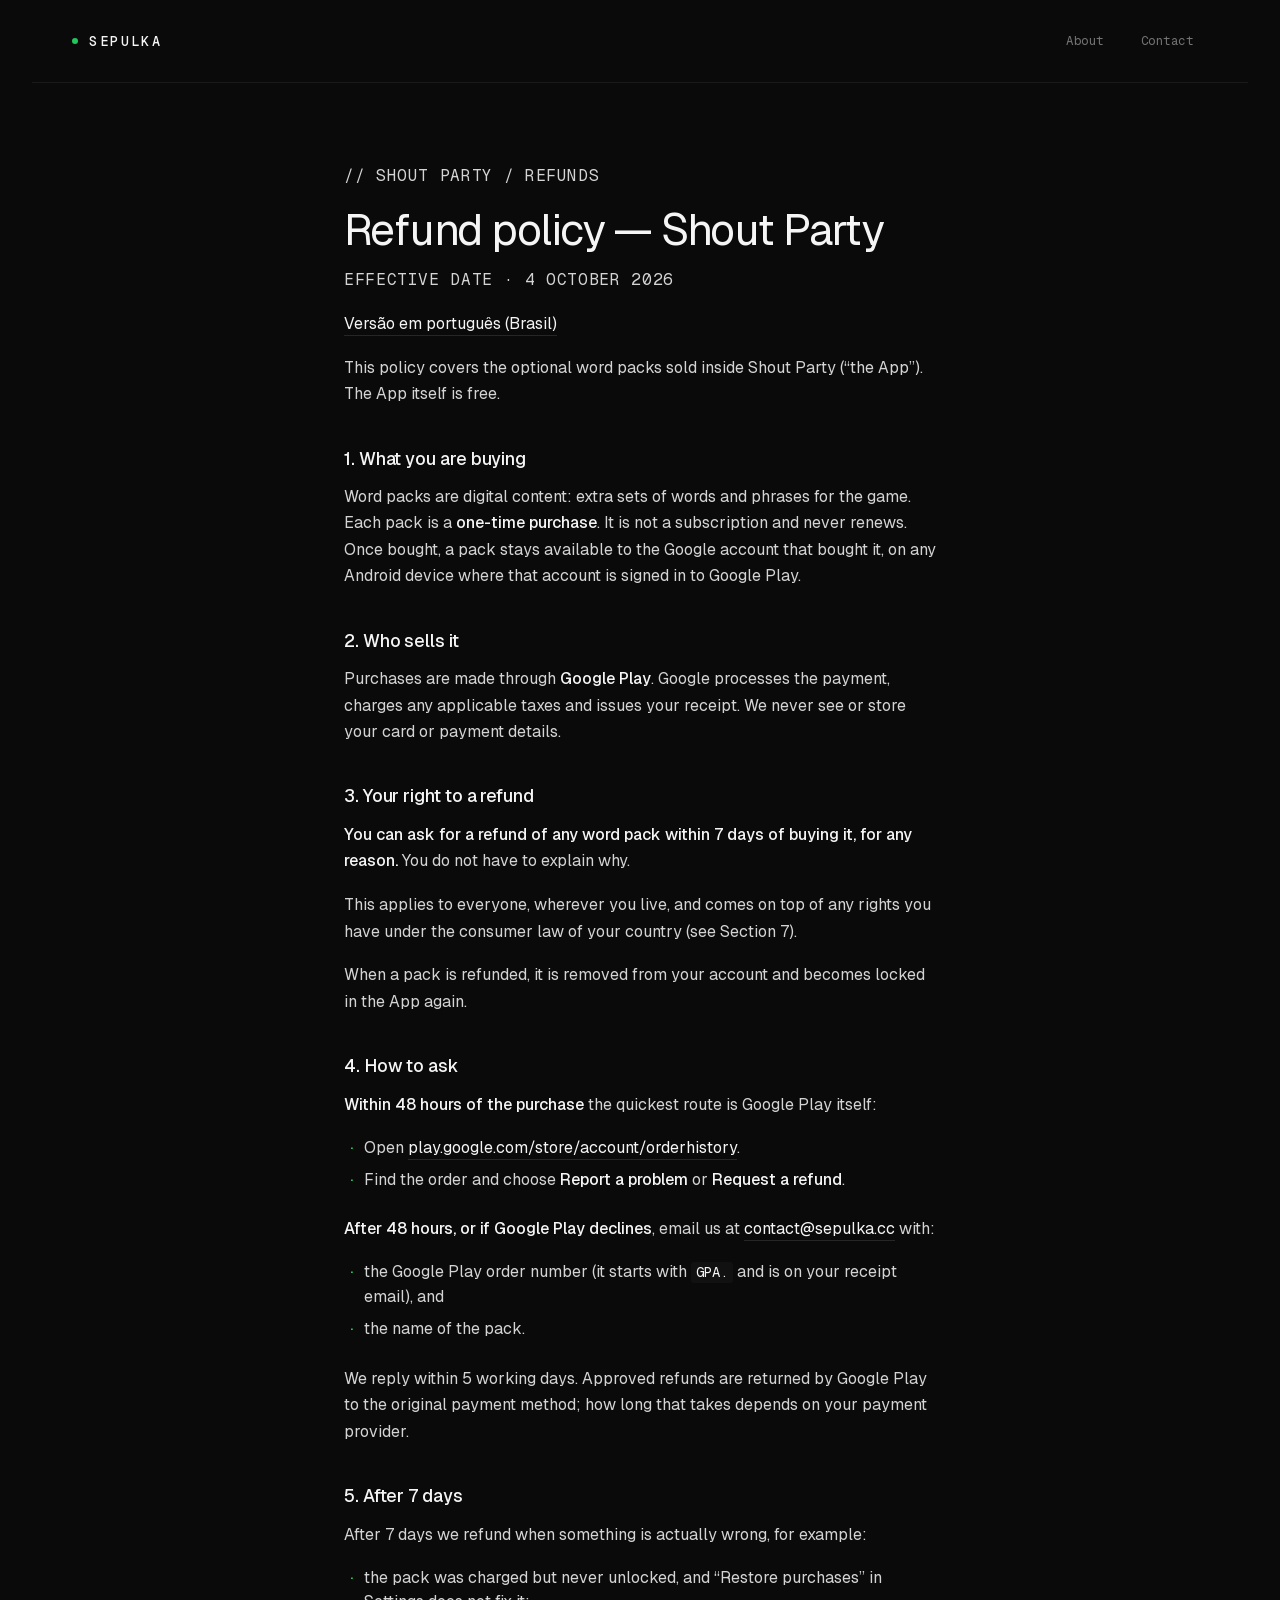
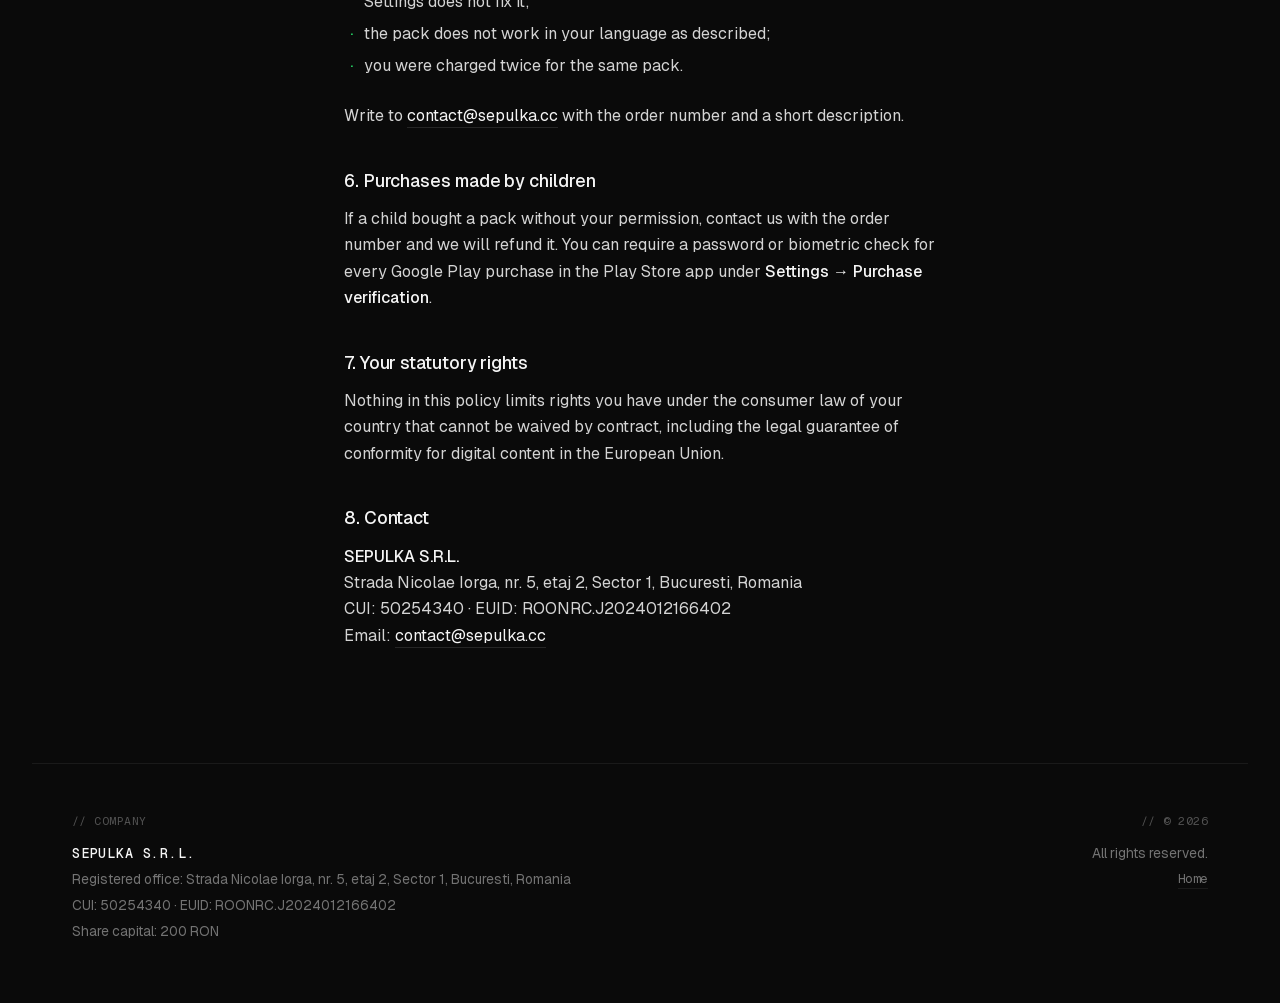
<file: shoutparty/refunds.html>
<!doctype html>
<html lang="en">
  <head>
    <meta charset="utf-8" />
    <meta name="viewport" content="width=device-width, initial-scale=1" />
    <title>Refund policy — Shout Party</title>
    <meta
      name="description"
      content="Refund policy for word packs sold in the Shout Party Android game by SEPULKA S.R.L. — 7-day refunds, how to ask, and your statutory rights."
    />
    <meta property="og:type" content="article" />
    <meta property="og:title" content="Refund policy — Shout Party" />
    <meta property="og:description" content="Refund policy for word packs sold in the Shout Party Android game by SEPULKA S.R.L. — 7-day refunds, how to ask, and your statutory rights." />
    <meta property="og:url" content="https://sepulka.cc/shoutparty/refunds.html" />
    <meta property="og:site_name" content="Sepulka" />
    <meta name="twitter:card" content="summary" />
    <meta name="robots" content="noindex, nofollow" />
    <meta name="color-scheme" content="dark" />
    <meta name="theme-color" content="#0a0a0a" />
    <link
      rel="icon"
      href="data:image/svg+xml,%3Csvg xmlns='http://www.w3.org/2000/svg' viewBox='0 0 64 64'%3E%3Crect width='64' height='64' fill='%230a0a0a'/%3E%3Ctext x='50%25' y='66%25' text-anchor='middle' font-family='-apple-system, sans-serif' font-size='40' font-weight='500' fill='white' letter-spacing='-2'%3ES%3C/text%3E%3Ccircle cx='52' cy='14' r='4' fill='%2322c55e'/%3E%3C/svg%3E"
    />
    <link rel="preload" href="/fonts/geist-latin.woff2" as="font" type="font/woff2" crossorigin />
    <link rel="preload" href="/fonts/geist-mono-latin.woff2" as="font" type="font/woff2" crossorigin />
    <link rel="stylesheet" href="/styles.css" />
  </head>
  <body>
    <header class="site-header">
      <a href="/" class="brand" aria-label="Sepulka home">
        <span class="brand-status" aria-hidden="true"></span>
        <span class="brand-name">SEPULKA</span>
      </a>
      <nav class="site-nav" aria-label="Primary">
        <a href="/#about">About</a>
        <a href="/#contact">Contact</a>
      </nav>
    </header>

    <main class="prose">
      <p class="section-label" aria-hidden="true">// shout party / refunds</p>
      <h1>Refund policy &mdash; Shout Party</h1>
      <p class="prose-meta">Effective date · 4 October 2026</p>

      <p>
        <a href="/shoutparty/refunds-pt-br.html" lang="pt-BR" hreflang="pt-BR">Versão em português (Brasil)</a>
      </p>

      <p>
        This policy covers the optional word packs sold inside Shout
        Party (&ldquo;the App&rdquo;). The App itself is free.
      </p>

      <h2>1. What you are buying</h2>
      <p>
        Word packs are digital content: extra sets of words and phrases
        for the game. Each pack is a <strong>one-time purchase</strong>.
        It is not a subscription and never renews. Once bought, a pack
        stays available to the Google account that bought it, on any
        Android device where that account is signed in to Google Play.
      </p>

      <h2>2. Who sells it</h2>
      <p>
        Purchases are made through <strong>Google Play</strong>. Google
        processes the payment, charges any applicable taxes and issues
        your receipt. We never see or store your card or payment
        details.
      </p>

      <h2>3. Your right to a refund</h2>
      <p>
        <strong>You can ask for a refund of any word pack within 7 days
        of buying it, for any reason.</strong> You do not have to
        explain why.
      </p>
      <p>
        This applies to everyone, wherever you live, and comes on top
        of any rights you have under the consumer law of your country
        (see Section 7).
      </p>
      <p>
        When a pack is refunded, it is removed from your account and
        becomes locked in the App again.
      </p>

      <h2>4. How to ask</h2>
      <p>
        <strong>Within 48 hours of the purchase</strong> the quickest
        route is Google Play itself:
      </p>
      <ul>
        <li>
          Open
          <a href="https://play.google.com/store/account/orderhistory" rel="noopener">play.google.com/store/account/orderhistory</a>.
        </li>
        <li>
          Find the order and choose <strong>Report a problem</strong> or
          <strong>Request a refund</strong>.
        </li>
      </ul>
      <p>
        <strong>After 48 hours, or if Google Play declines</strong>,
        email us at
        <a href="mailto:contact@sepulka.cc">contact@sepulka.cc</a> with:
      </p>
      <ul>
        <li>
          the Google Play order number (it starts with
          <code>GPA.</code> and is on your receipt email), and
        </li>
        <li>the name of the pack.</li>
      </ul>
      <p>
        We reply within 5 working days. Approved refunds are returned by
        Google Play to the original payment method; how long that takes
        depends on your payment provider.
      </p>

      <h2>5. After 7 days</h2>
      <p>
        After 7 days we refund when something is actually wrong, for
        example:
      </p>
      <ul>
        <li>
          the pack was charged but never unlocked, and &ldquo;Restore
          purchases&rdquo; in Settings does not fix it;
        </li>
        <li>the pack does not work in your language as described;</li>
        <li>you were charged twice for the same pack.</li>
      </ul>
      <p>
        Write to
        <a href="mailto:contact@sepulka.cc">contact@sepulka.cc</a> with
        the order number and a short description.
      </p>

      <h2>6. Purchases made by children</h2>
      <p>
        If a child bought a pack without your permission, contact us
        with the order number and we will refund it. You can require a
        password or biometric check for every Google Play purchase in
        the Play Store app under <strong>Settings &rarr; Purchase
        verification</strong>.
      </p>

      <h2>7. Your statutory rights</h2>
      <p>
        Nothing in this policy limits rights you have under the consumer
        law of your country that cannot be waived by contract, including
        the legal guarantee of conformity for digital content in the
        European Union.
      </p>

      <h2>8. Contact</h2>
      <p>
        <strong>SEPULKA S.R.L.</strong><br />
        Strada Nicolae Iorga, nr. 5, etaj 2, Sector 1, Bucuresti, Romania<br />
        CUI: 50254340 · EUID: ROONRC.J2024012166402<br />
        Email: <a href="mailto:contact@sepulka.cc">contact@sepulka.cc</a>
      </p>
    </main>

    <footer class="site-footer">
      <div class="footer-col">
        <p class="footer-label" aria-hidden="true">// company</p>
        <p class="legal-name">SEPULKA S.R.L.</p>
        <p class="legal-meta">Registered office: Strada Nicolae Iorga, nr. 5, etaj 2, Sector 1, Bucuresti, Romania</p>
        <p class="legal-meta">CUI: 50254340 · EUID: ROONRC.J2024012166402</p>
        <p class="legal-meta">Share capital: 200 RON</p>
      </div>
      <div class="footer-col footer-col--right">
        <p class="footer-label" aria-hidden="true">// © <span id="year">2026</span></p>
        <p class="copyright">All rights reserved.</p>
        <p class="footer-links"><a href="/">Home</a></p>
      </div>
    </footer>

    <script>
      document.getElementById('year').textContent = String(new Date().getFullYear());
    </script>
    <!-- Cloudflare Web Analytics -->
    <script defer src="https://static.cloudflareinsights.com/beacon.min.js" data-cf-beacon='{"token": "c6c692d24de048818356c18ee62e4c32"}'></script>
    <!-- End Cloudflare Web Analytics -->
  </body>
</html>
</file>
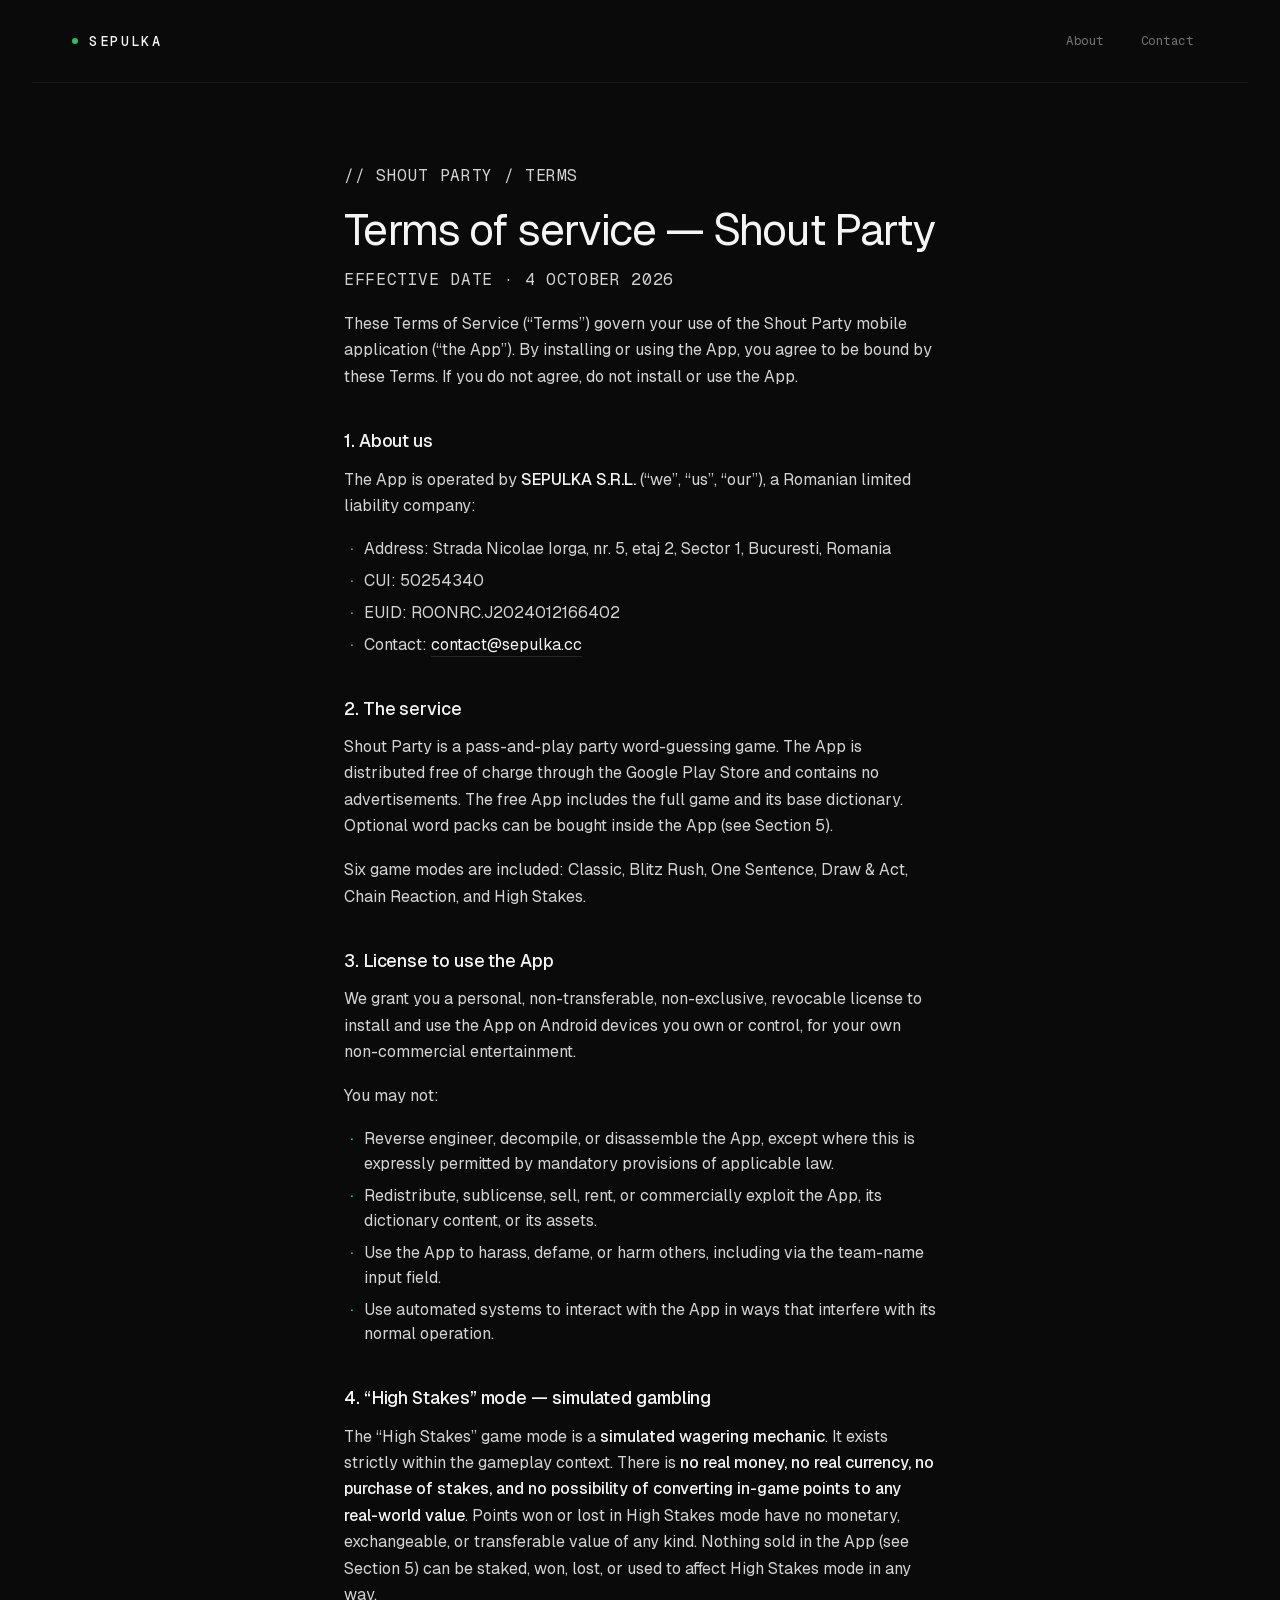
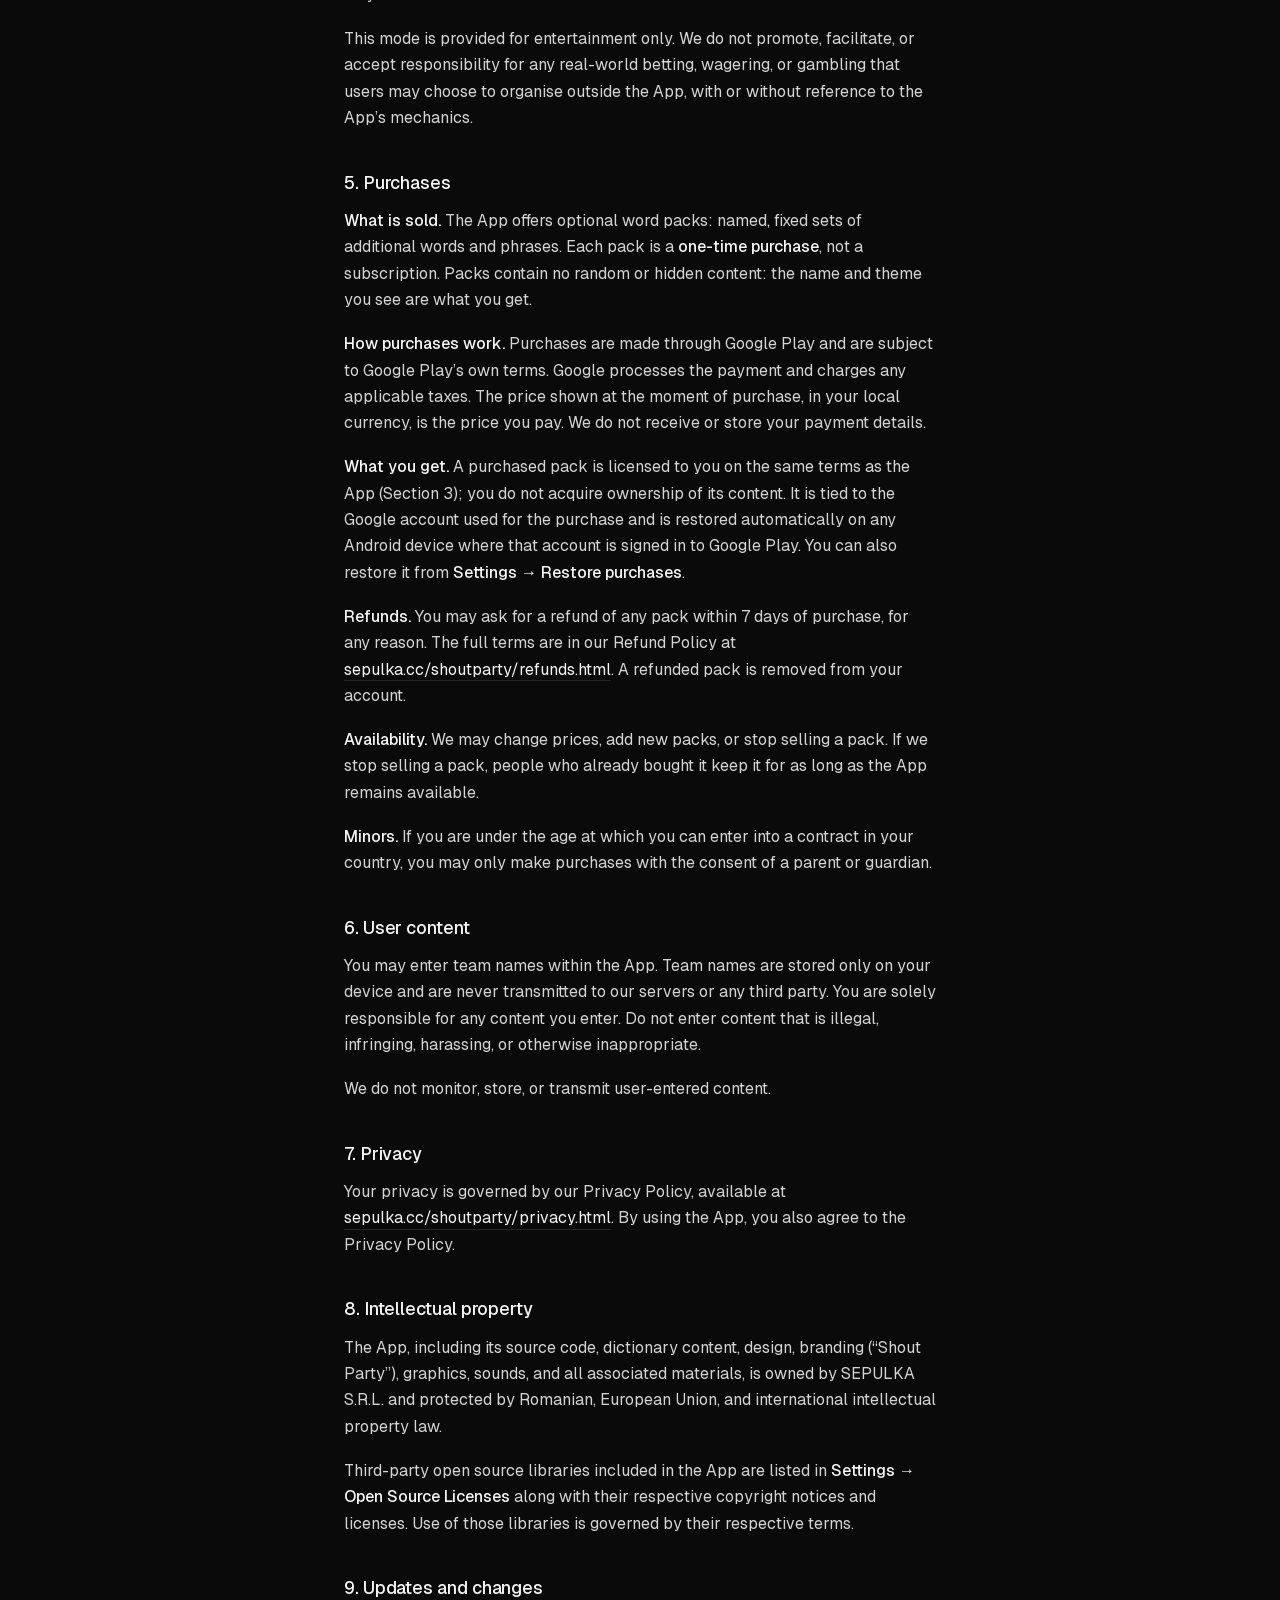
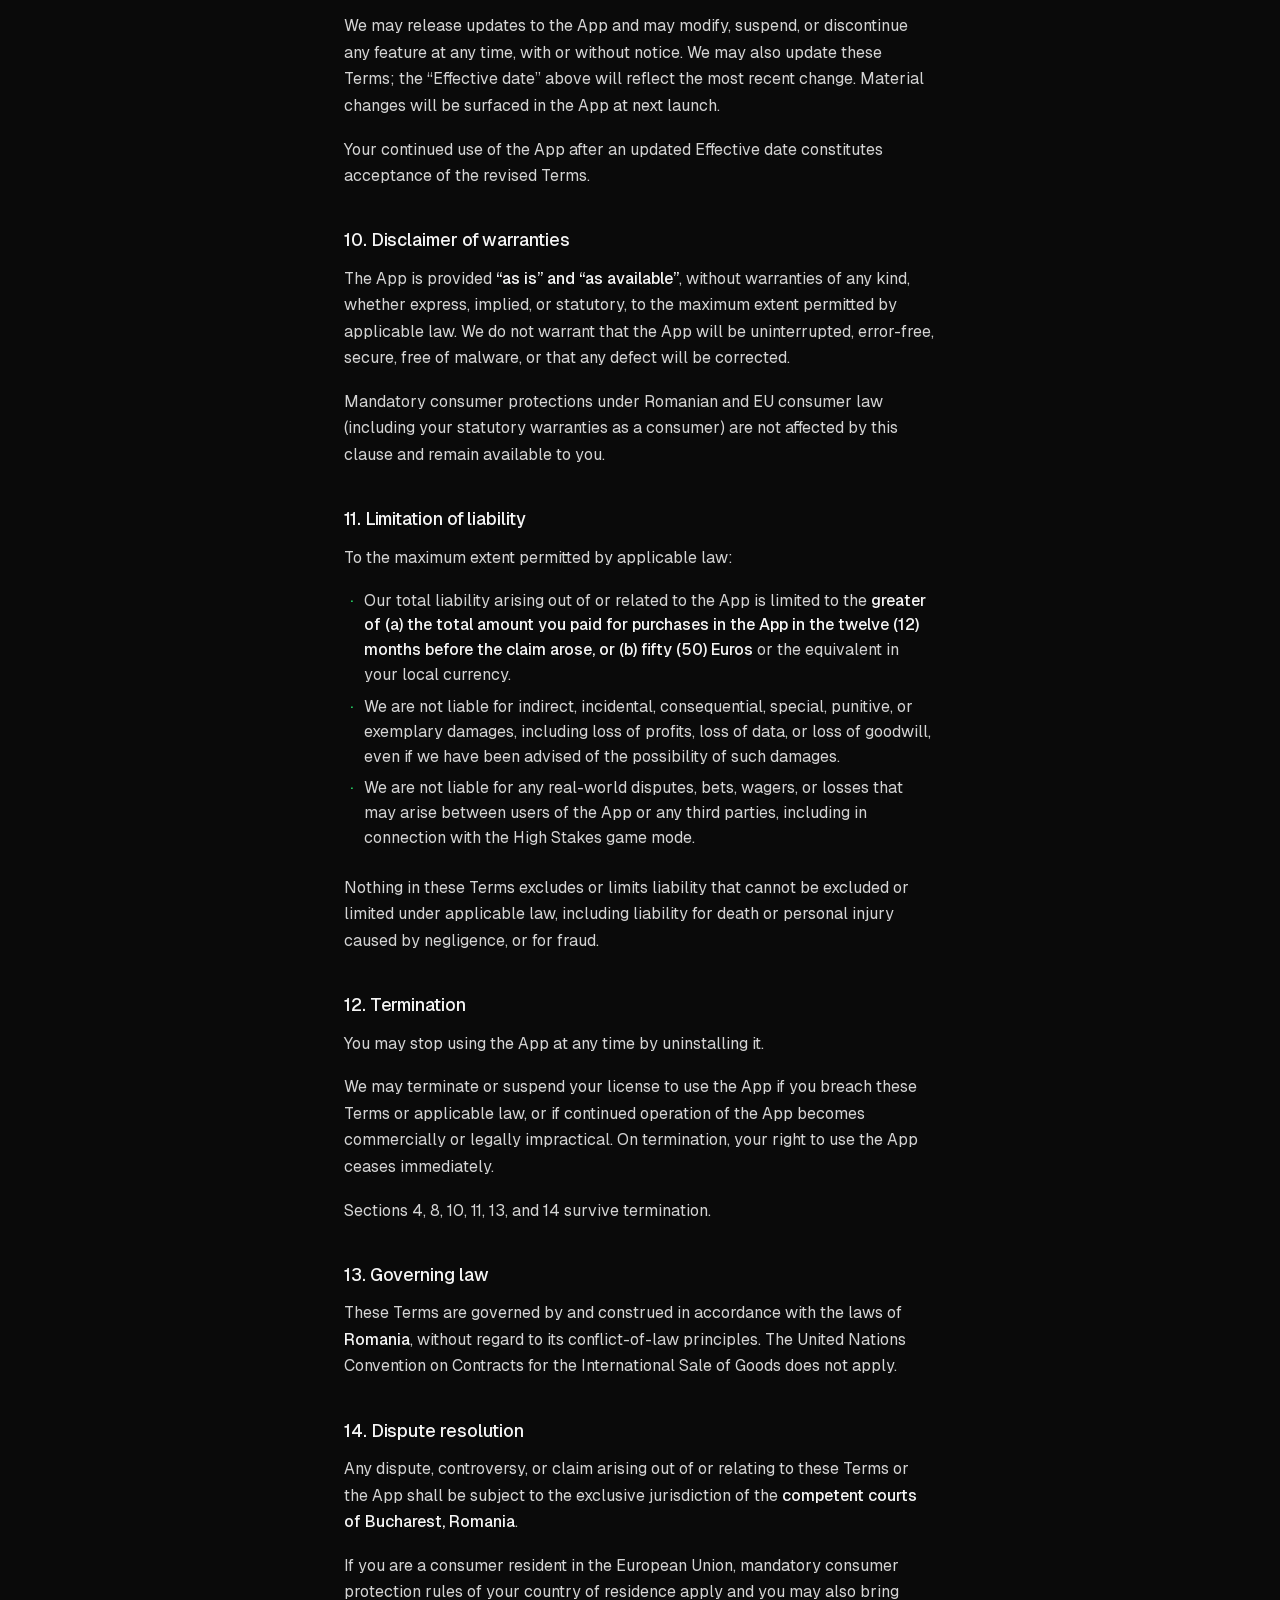
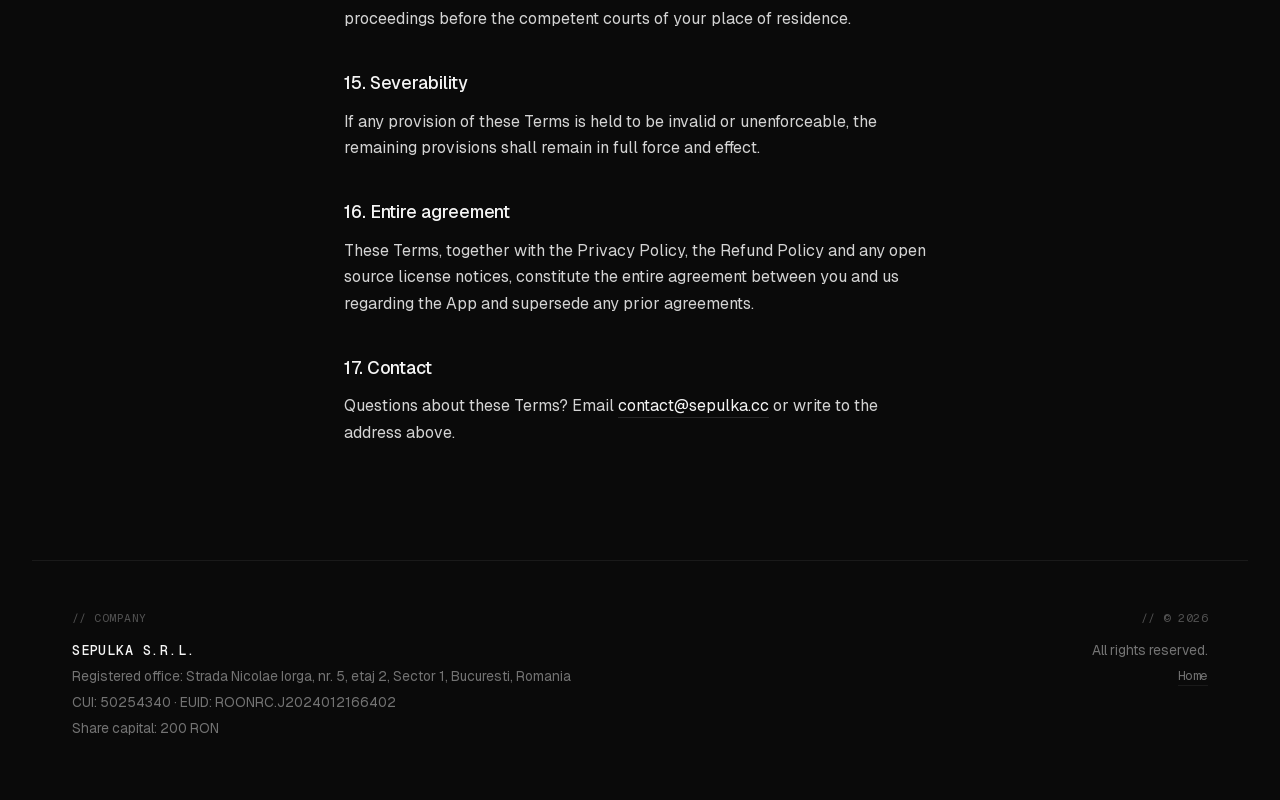
<file: shoutparty/terms.html>
<!doctype html>
<html lang="en">
  <head>
    <meta charset="utf-8" />
    <meta name="viewport" content="width=device-width, initial-scale=1" />
    <title>Terms of service — Shout Party</title>
    <meta
      name="description"
      content="Terms of service for the Shout Party Android game by SEPULKA S.R.L. — license, purchases, acceptable use, liability, and governing law."
    />
    <meta property="og:type" content="article" />
    <meta property="og:title" content="Terms of service — Shout Party" />
    <meta property="og:description" content="Terms of service for the Shout Party Android game by SEPULKA S.R.L. — license, purchases, acceptable use, liability, and governing law." />
    <meta property="og:url" content="https://sepulka.cc/shoutparty/terms.html" />
    <meta property="og:site_name" content="Sepulka" />
    <meta name="twitter:card" content="summary" />
    <meta name="robots" content="noindex, nofollow" />
    <meta name="color-scheme" content="dark" />
    <meta name="theme-color" content="#0a0a0a" />
    <link
      rel="icon"
      href="data:image/svg+xml,%3Csvg xmlns='http://www.w3.org/2000/svg' viewBox='0 0 64 64'%3E%3Crect width='64' height='64' fill='%230a0a0a'/%3E%3Ctext x='50%25' y='66%25' text-anchor='middle' font-family='-apple-system, sans-serif' font-size='40' font-weight='500' fill='white' letter-spacing='-2'%3ES%3C/text%3E%3Ccircle cx='52' cy='14' r='4' fill='%2322c55e'/%3E%3C/svg%3E"
    />
    <link rel="preload" href="/fonts/geist-latin.woff2" as="font" type="font/woff2" crossorigin />
    <link rel="preload" href="/fonts/geist-mono-latin.woff2" as="font" type="font/woff2" crossorigin />
    <link rel="stylesheet" href="/styles.css" />
  </head>
  <body>
    <header class="site-header">
      <a href="/" class="brand" aria-label="Sepulka home">
        <span class="brand-status" aria-hidden="true"></span>
        <span class="brand-name">SEPULKA</span>
      </a>
      <nav class="site-nav" aria-label="Primary">
        <a href="/#about">About</a>
        <a href="/#contact">Contact</a>
      </nav>
    </header>

    <main class="prose">
      <p class="section-label" aria-hidden="true">// shout party / terms</p>
      <h1>Terms of service &mdash; Shout Party</h1>
      <p class="prose-meta">Effective date · 4 October 2026</p>

      <p>
        These Terms of Service (&ldquo;Terms&rdquo;) govern your use of
        the Shout Party mobile application (&ldquo;the App&rdquo;). By
        installing or using the App, you agree to be bound by these
        Terms. If you do not agree, do not install or use the App.
      </p>

      <h2>1. About us</h2>
      <p>
        The App is operated by <strong>SEPULKA S.R.L.</strong>
        (&ldquo;we&rdquo;, &ldquo;us&rdquo;, &ldquo;our&rdquo;), a
        Romanian limited liability company:
      </p>
      <ul>
        <li>Address: Strada Nicolae Iorga, nr. 5, etaj 2, Sector 1, Bucuresti, Romania</li>
        <li>CUI: 50254340</li>
        <li>EUID: ROONRC.J2024012166402</li>
        <li>Contact: <a href="mailto:contact@sepulka.cc">contact@sepulka.cc</a></li>
      </ul>

      <h2>2. The service</h2>
      <p>
        Shout Party is a pass-and-play party word-guessing game. The App
        is distributed free of charge through the Google Play Store and
        contains no advertisements. The free App includes the full game
        and its base dictionary. Optional word packs can be bought
        inside the App (see Section 5).
      </p>
      <p>
        Six game modes are included: Classic, Blitz Rush, One Sentence,
        Draw &amp; Act, Chain Reaction, and High Stakes.
      </p>

      <h2>3. License to use the App</h2>
      <p>
        We grant you a personal, non-transferable, non-exclusive,
        revocable license to install and use the App on Android devices
        you own or control, for your own non-commercial entertainment.
      </p>
      <p>You may not:</p>
      <ul>
        <li>
          Reverse engineer, decompile, or disassemble the App, except
          where this is expressly permitted by mandatory provisions of
          applicable law.
        </li>
        <li>
          Redistribute, sublicense, sell, rent, or commercially exploit
          the App, its dictionary content, or its assets.
        </li>
        <li>
          Use the App to harass, defame, or harm others, including via
          the team-name input field.
        </li>
        <li>
          Use automated systems to interact with the App in ways that
          interfere with its normal operation.
        </li>
      </ul>

      <h2>4. &ldquo;High Stakes&rdquo; mode &mdash; simulated gambling</h2>
      <p>
        The &ldquo;High Stakes&rdquo; game mode is a
        <strong>simulated wagering mechanic</strong>. It exists strictly
        within the gameplay context. There is <strong>no real money, no
        real currency, no purchase of stakes, and no possibility of
        converting in-game points to any real-world value</strong>.
        Points won or lost in High Stakes mode have no monetary,
        exchangeable, or transferable value of any kind. Nothing sold in
        the App (see Section 5) can be staked, won, lost, or used to
        affect High Stakes mode in any way.
      </p>
      <p>
        This mode is provided for entertainment only. We do not promote,
        facilitate, or accept responsibility for any real-world betting,
        wagering, or gambling that users may choose to organise outside
        the App, with or without reference to the App&rsquo;s mechanics.
      </p>

      <h2>5. Purchases</h2>
      <p>
        <strong>What is sold.</strong> The App offers optional word
        packs: named, fixed sets of additional words and phrases. Each
        pack is a <strong>one-time purchase</strong>, not a
        subscription. Packs contain no random or hidden content: the
        name and theme you see are what you get.
      </p>
      <p>
        <strong>How purchases work.</strong> Purchases are made through
        Google Play and are subject to Google Play&rsquo;s own terms.
        Google processes the payment and charges any applicable taxes.
        The price shown at the moment of purchase, in your local
        currency, is the price you pay. We do not receive or store your
        payment details.
      </p>
      <p>
        <strong>What you get.</strong> A purchased pack is licensed to
        you on the same terms as the App (Section 3); you do not acquire
        ownership of its content. It is tied to the Google account used
        for the purchase and is restored automatically on any Android
        device where that account is signed in to Google Play. You can
        also restore it from <strong>Settings &rarr; Restore
        purchases</strong>.
      </p>
      <p>
        <strong>Refunds.</strong> You may ask for a refund of any pack
        within 7 days of purchase, for any reason. The full terms are
        in our Refund Policy at
        <a href="/shoutparty/refunds.html">sepulka.cc/shoutparty/refunds.html</a>.
        A refunded pack is removed from your account.
      </p>
      <p>
        <strong>Availability.</strong> We may change prices, add new
        packs, or stop selling a pack. If we stop selling a pack, people
        who already bought it keep it for as long as the App remains
        available.
      </p>
      <p>
        <strong>Minors.</strong> If you are under the age at which you
        can enter into a contract in your country, you may only make
        purchases with the consent of a parent or guardian.
      </p>

      <h2>6. User content</h2>
      <p>
        You may enter team names within the App. Team names are stored
        only on your device and are never transmitted to our servers or
        any third party. You are solely responsible for any content you
        enter. Do not enter content that is illegal, infringing,
        harassing, or otherwise inappropriate.
      </p>
      <p>We do not monitor, store, or transmit user-entered content.</p>

      <h2>7. Privacy</h2>
      <p>
        Your privacy is governed by our Privacy Policy, available at
        <a href="/shoutparty/privacy.html">sepulka.cc/shoutparty/privacy.html</a>.
        By using the App, you also agree to the Privacy Policy.
      </p>

      <h2>8. Intellectual property</h2>
      <p>
        The App, including its source code, dictionary content, design,
        branding (&ldquo;Shout Party&rdquo;), graphics, sounds, and all
        associated materials, is owned by SEPULKA S.R.L. and protected
        by Romanian, European Union, and international intellectual
        property law.
      </p>
      <p>
        Third-party open source libraries included in the App are listed
        in <strong>Settings &rarr; Open Source Licenses</strong> along
        with their respective copyright notices and licenses. Use of
        those libraries is governed by their respective terms.
      </p>

      <h2>9. Updates and changes</h2>
      <p>
        We may release updates to the App and may modify, suspend, or
        discontinue any feature at any time, with or without notice. We
        may also update these Terms; the &ldquo;Effective date&rdquo;
        above will reflect the most recent change. Material changes will
        be surfaced in the App at next launch.
      </p>
      <p>
        Your continued use of the App after an updated Effective date
        constitutes acceptance of the revised Terms.
      </p>

      <h2>10. Disclaimer of warranties</h2>
      <p>
        The App is provided <strong>&ldquo;as is&rdquo; and &ldquo;as
        available&rdquo;</strong>, without warranties of any kind,
        whether express, implied, or statutory, to the maximum extent
        permitted by applicable law. We do not warrant that the App will
        be uninterrupted, error-free, secure, free of malware, or that
        any defect will be corrected.
      </p>
      <p>
        Mandatory consumer protections under Romanian and EU consumer
        law (including your statutory warranties as a consumer) are not
        affected by this clause and remain available to you.
      </p>

      <h2>11. Limitation of liability</h2>
      <p>To the maximum extent permitted by applicable law:</p>
      <ul>
        <li>
          Our total liability arising out of or related to the App is
          limited to the <strong>greater of (a) the total amount you
          paid for purchases in the App in the twelve (12) months before
          the claim arose, or (b) fifty (50) Euros</strong> or the
          equivalent in your local currency.
        </li>
        <li>
          We are not liable for indirect, incidental, consequential,
          special, punitive, or exemplary damages, including loss of
          profits, loss of data, or loss of goodwill, even if we have
          been advised of the possibility of such damages.
        </li>
        <li>
          We are not liable for any real-world disputes, bets, wagers,
          or losses that may arise between users of the App or any
          third parties, including in connection with the High Stakes
          game mode.
        </li>
      </ul>
      <p>
        Nothing in these Terms excludes or limits liability that cannot
        be excluded or limited under applicable law, including liability
        for death or personal injury caused by negligence, or for fraud.
      </p>

      <h2>12. Termination</h2>
      <p>You may stop using the App at any time by uninstalling it.</p>
      <p>
        We may terminate or suspend your license to use the App if you
        breach these Terms or applicable law, or if continued operation
        of the App becomes commercially or legally impractical. On
        termination, your right to use the App ceases immediately.
      </p>
      <p>Sections 4, 8, 10, 11, 13, and 14 survive termination.</p>

      <h2>13. Governing law</h2>
      <p>
        These Terms are governed by and construed in accordance with the
        laws of <strong>Romania</strong>, without regard to its
        conflict-of-law principles. The United Nations Convention on
        Contracts for the International Sale of Goods does not apply.
      </p>

      <h2>14. Dispute resolution</h2>
      <p>
        Any dispute, controversy, or claim arising out of or relating to
        these Terms or the App shall be subject to the exclusive
        jurisdiction of the <strong>competent courts of Bucharest,
        Romania</strong>.
      </p>
      <p>
        If you are a consumer resident in the European Union, mandatory
        consumer protection rules of your country of residence apply and
        you may also bring proceedings before the competent courts of
        your place of residence.
      </p>

      <h2>15. Severability</h2>
      <p>
        If any provision of these Terms is held to be invalid or
        unenforceable, the remaining provisions shall remain in full
        force and effect.
      </p>

      <h2>16. Entire agreement</h2>
      <p>
        These Terms, together with the Privacy Policy, the Refund Policy
        and any open source license notices, constitute the entire agreement between
        you and us regarding the App and supersede any prior agreements.
      </p>

      <h2>17. Contact</h2>
      <p>
        Questions about these Terms? Email
        <a href="mailto:contact@sepulka.cc">contact@sepulka.cc</a> or
        write to the address above.
      </p>
    </main>

    <footer class="site-footer">
      <div class="footer-col">
        <p class="footer-label" aria-hidden="true">// company</p>
        <p class="legal-name">SEPULKA S.R.L.</p>
        <p class="legal-meta">Registered office: Strada Nicolae Iorga, nr. 5, etaj 2, Sector 1, Bucuresti, Romania</p>
        <p class="legal-meta">CUI: 50254340 · EUID: ROONRC.J2024012166402</p>
        <p class="legal-meta">Share capital: 200 RON</p>
      </div>
      <div class="footer-col footer-col--right">
        <p class="footer-label" aria-hidden="true">// © <span id="year">2026</span></p>
        <p class="copyright">All rights reserved.</p>
        <p class="footer-links"><a href="/">Home</a></p>
      </div>
    </footer>

    <script>
      document.getElementById('year').textContent = String(new Date().getFullYear());
    </script>
    <!-- Cloudflare Web Analytics -->
    <script defer src="https://static.cloudflareinsights.com/beacon.min.js" data-cf-beacon='{"token": "c6c692d24de048818356c18ee62e4c32"}'></script>
    <!-- End Cloudflare Web Analytics -->
  </body>
</html>
</file>
<file: styles.css>
/* ------------------------------------------------------------------ *
 *  Self-hosted typefaces (Geist & Geist Mono, SIL OFL)                *
 *  Variable: weight axis 100..900 supported by browser; subset to     *
 *  300..600 / 400..500 in practice via styles below.                  *
 * ------------------------------------------------------------------ */

@font-face {
  font-family: "Geist";
  font-style: normal;
  font-weight: 100 900;
  font-display: swap;
  src: url("fonts/geist-latin.woff2") format("woff2");
  unicode-range: U+0000-00FF, U+0131, U+0152-0153, U+02BB-02BC, U+02C6,
    U+02DA, U+02DC, U+0304, U+0308, U+0329, U+2000-206F, U+20AC, U+2122,
    U+2191, U+2193, U+2212, U+2215, U+FEFF, U+FFFD;
}

@font-face {
  font-family: "Geist";
  font-style: normal;
  font-weight: 100 900;
  font-display: swap;
  src: url("fonts/geist-latin-ext.woff2") format("woff2");
  unicode-range: U+0100-02BA, U+02BD-02C5, U+02C7-02CC, U+02CE-02D7,
    U+02DD-02FF, U+0304, U+0308, U+0329, U+1D00-1DBF, U+1E00-1E9F,
    U+1EF2-1EFF, U+2020, U+20A0-20AB, U+20AD-20C0, U+2113, U+2C60-2C7F,
    U+A720-A7FF;
}

@font-face {
  font-family: "Geist Mono";
  font-style: normal;
  font-weight: 100 900;
  font-display: swap;
  src: url("fonts/geist-mono-latin.woff2") format("woff2");
  unicode-range: U+0000-00FF, U+0131, U+0152-0153, U+02BB-02BC, U+02C6,
    U+02DA, U+02DC, U+0304, U+0308, U+0329, U+2000-206F, U+20AC, U+2122,
    U+2191, U+2193, U+2212, U+2215, U+FEFF, U+FFFD;
}

@font-face {
  font-family: "Geist Mono";
  font-style: normal;
  font-weight: 100 900;
  font-display: swap;
  src: url("fonts/geist-mono-latin-ext.woff2") format("woff2");
  unicode-range: U+0100-02BA, U+02BD-02C5, U+02C7-02CC, U+02CE-02D7,
    U+02DD-02FF, U+0304, U+0308, U+0329, U+1D00-1DBF, U+1E00-1E9F,
    U+1EF2-1EFF, U+2020, U+20A0-20AB, U+20AD-20C0, U+2113, U+2C60-2C7F,
    U+A720-A7FF;
}

:root {
  --bg: #0a0a0a;
  --bg-soft: #111111;
  --fg: #f5f5f5;
  --fg-soft: #d4d4d4;
  --muted: #737373;
  --muted-2: #525252;
  --rule: #1a1a1a;
  --rule-strong: #262626;
  --accent: #22c55e;
  --accent-soft: rgba(34, 197, 94, 0.15);
  --max-w: 76rem;
  --pad-x: clamp(1.25rem, 4.5vw, 2.5rem);
  --ff-sans: "Geist", "Helvetica Neue", Arial, sans-serif;
  --ff-mono: "Geist Mono", "JetBrains Mono", "SF Mono", Menlo, Consolas, monospace;
  --ease: cubic-bezier(0.2, 0.7, 0.2, 1);
}

* {
  box-sizing: border-box;
}

html {
  -webkit-text-size-adjust: 100%;
  background: var(--bg);
}

body {
  margin: 0;
  font-family: var(--ff-sans);
  font-weight: 400;
  font-size: 16px;
  line-height: 1.55;
  color: var(--fg-soft);
  background: var(--bg);
  font-feature-settings: "kern" 1, "ss01" 1, "cv01" 1, "cv11" 1;
  -webkit-font-smoothing: antialiased;
  text-rendering: optimizeLegibility;
}

::selection {
  background: var(--accent);
  color: var(--bg);
}

a {
  color: var(--fg);
  text-decoration: none;
}

/* ------------------------------------------------------------------ *
 *  Layout shell                                                       *
 * ------------------------------------------------------------------ */

.site-header,
main,
.site-footer {
  max-width: var(--max-w);
  margin: 0 auto;
  padding-left: var(--pad-x);
  padding-right: var(--pad-x);
  position: relative;
}

/* ------------------------------------------------------------------ *
 *  Header                                                             *
 * ------------------------------------------------------------------ */

.site-header {
  display: flex;
  align-items: center;
  justify-content: space-between;
  padding-top: 1.5rem;
  padding-bottom: 1.5rem;
  border-bottom: 1px solid var(--rule);
}

.brand {
  display: inline-flex;
  align-items: center;
  gap: 0.7rem;
  color: var(--fg);
  font-family: var(--ff-mono);
  text-decoration: none;
}

.brand-status {
  display: inline-block;
  width: 6px;
  height: 6px;
  border-radius: 50%;
  background: var(--accent);
  box-shadow: 0 0 0 0 rgba(34, 197, 94, 0.6);
  animation: pulse 2.4s var(--ease) infinite;
  flex-shrink: 0;
}

.brand-name {
  font-size: 0.85rem;
  font-weight: 500;
  letter-spacing: 0.18em;
  color: var(--fg);
}

.site-nav {
  display: flex;
  gap: 0.5rem;
  font-family: var(--ff-mono);
  font-size: 0.78rem;
  letter-spacing: 0.04em;
}

.site-nav a {
  color: var(--muted);
  padding: 0.4rem 0.85rem;
  border: 1px solid transparent;
  border-radius: 4px;
  transition:
    color 240ms var(--ease),
    border-color 240ms var(--ease),
    background 240ms var(--ease);
}

.site-nav a:hover,
.site-nav a:focus-visible {
  color: var(--fg);
  border-color: var(--rule-strong);
  background: var(--bg-soft);
  text-decoration: none;
  outline: none;
}

/* ------------------------------------------------------------------ *
 *  Sections                                                           *
 * ------------------------------------------------------------------ */

main {
  padding-top: 0;
}

section {
  position: relative;
  padding: 7rem 0 6rem;
  border-bottom: 1px solid var(--rule);
}

section:last-of-type {
  border-bottom: none;
}

@media (max-width: 720px) {
  section {
    padding: 4rem 0 3.5rem;
  }
}

.section-label {
  margin: 0 0 1.5rem;
  font-family: var(--ff-mono);
  font-size: 0.78rem;
  color: var(--muted);
  letter-spacing: 0.04em;
  text-transform: uppercase;
}

/* Hero eyebrow with rule */
.eyebrow {
  margin: 0 0 3rem;
  font-family: var(--ff-mono);
  font-size: 0.78rem;
  color: var(--muted);
  letter-spacing: 0.04em;
  text-transform: uppercase;
  display: flex;
  align-items: center;
  gap: 0.85rem;
  flex-wrap: nowrap;
}

.eyebrow .tag {
  color: var(--accent);
  font-weight: 500;
  flex-shrink: 0;
}

.eyebrow .rule {
  display: inline-block;
  flex: 0 0 2.25rem;
  height: 1px;
  background: var(--rule-strong);
  transform-origin: left center;
}

.eyebrow > span:last-child {
  white-space: nowrap;
  overflow: hidden;
  text-overflow: ellipsis;
  min-width: 0;
}

@media (max-width: 480px) {
  .eyebrow .rule {
    flex-basis: 1.25rem;
  }
}

/* ------------------------------------------------------------------ *
 *  Hero                                                               *
 * ------------------------------------------------------------------ */

.hero {
  padding-top: 6rem;
  padding-bottom: 8rem;
}

.hero h1 {
  margin: 0 0 3rem;
  font-family: var(--ff-sans);
  font-weight: 400;
  font-size: clamp(2.75rem, 9vw, 7rem);
  line-height: 1.02;
  letter-spacing: -0.045em;
  color: var(--fg);
  max-width: 14ch;
}

.hero-line {
  display: block;
}

.punctum {
  color: var(--accent);
  display: inline-block;
}

.lede {
  max-width: 36rem;
  margin: 0 0 3rem;
  font-size: 1.125rem;
  line-height: 1.55;
  color: var(--muted);
  font-weight: 400;
}

/* CTA */
.cta {
  display: inline-flex;
  align-items: center;
  gap: 0.75rem;
  padding: 0.75rem 1.1rem;
  font-family: var(--ff-mono);
  font-size: 0.78rem;
  letter-spacing: 0.08em;
  text-transform: uppercase;
  color: var(--fg);
  background: transparent;
  border: 1px solid var(--rule-strong);
  border-radius: 4px;
  text-decoration: none;
  font-weight: 500;
  transition:
    border-color 280ms var(--ease),
    background 280ms var(--ease),
    color 280ms var(--ease);
}

.cta:hover,
.cta:focus-visible {
  border-color: var(--accent);
  color: var(--accent);
  background: var(--accent-soft);
  outline: none;
}

.cta-arrow {
  font-size: 1em;
  transition: transform 280ms var(--ease);
  display: inline-block;
}

.cta:hover .cta-arrow {
  transform: translateX(0.25rem);
}

/* ------------------------------------------------------------------ *
 *  About                                                              *
 * ------------------------------------------------------------------ */

h2 {
  margin: 0 0 2rem;
  font-family: var(--ff-sans);
  font-size: clamp(1.75rem, 3.5vw, 2.5rem);
  line-height: 1.05;
  letter-spacing: -0.035em;
  font-weight: 400;
  color: var(--fg);
}

.about-lead {
  max-width: 38rem;
  font-size: 1.125rem;
  line-height: 1.55;
  margin: 0;
  color: var(--fg-soft);
}

.subhead {
  margin: 4rem 0 1.5rem;
  font-family: var(--ff-mono);
  font-size: 0.78rem;
  color: var(--muted);
  letter-spacing: 0.04em;
}

/* Principles */
.principles {
  list-style: none;
  margin: 0;
  padding: 0;
  max-width: 48rem;
  display: grid;
  border-top: 1px solid var(--rule);
}

.principles li {
  display: grid;
  grid-template-columns: auto 1fr;
  align-items: baseline;
  gap: 2rem;
  padding: 1.5rem 0.5rem;
  border-bottom: 1px solid var(--rule);
  transition:
    background 320ms var(--ease),
    padding 320ms var(--ease);
}

.principles li:hover {
  background: var(--bg-soft);
  padding-left: 1rem;
  padding-right: 1rem;
}

.ord {
  font-family: var(--ff-mono);
  color: var(--accent);
  font-size: 0.82rem;
  font-weight: 500;
  letter-spacing: 0.04em;
  text-align: left;
  white-space: nowrap;
}

.principle-body strong {
  display: block;
  font-family: var(--ff-sans);
  font-weight: 500;
  font-size: 1.05rem;
  margin-bottom: 0.35rem;
  color: var(--fg);
  letter-spacing: -0.01em;
}

.principle-body span {
  color: var(--muted);
  font-size: 0.98rem;
}

@media (max-width: 480px) {
  .principles li {
    gap: 1.25rem;
  }
}

/* ------------------------------------------------------------------ *
 *  Contact                                                            *
 * ------------------------------------------------------------------ */

.contact-intro {
  max-width: 32rem;
  color: var(--muted);
  margin: 0 0 2rem;
  font-size: 1.05rem;
}

.contact-email {
  margin: 0;
  font-size: clamp(1.25rem, 3.5vw, 2rem);
  line-height: 1.2;
  letter-spacing: -0.03em;
  font-weight: 400;
  font-family: var(--ff-sans);
}

.contact-email a {
  color: var(--fg);
  text-decoration: none;
  background-image: linear-gradient(var(--accent), var(--accent));
  background-repeat: no-repeat;
  background-size: 0% 1px;
  background-position: 0 100%;
  padding-bottom: 0.15em;
  transition:
    background-size 480ms var(--ease),
    color 320ms var(--ease);
  word-break: break-word;
}

.contact-email a:hover,
.contact-email a:focus-visible {
  color: var(--accent);
  background-size: 100% 1px;
  outline: none;
}

/* ------------------------------------------------------------------ *
 *  Footer                                                             *
 * ------------------------------------------------------------------ */

.site-footer {
  padding-top: 3rem;
  padding-bottom: 3.5rem;
  border-top: 1px solid var(--rule);
  margin-top: 0;
  color: var(--muted);
  font-size: 0.85rem;
  display: grid;
  grid-template-columns: 1fr auto;
  align-items: start;
  gap: 2rem;
}

@media (max-width: 640px) {
  .site-footer {
    grid-template-columns: 1fr;
  }
}

.footer-col p {
  margin: 0 0 0.3rem;
}

.footer-label {
  font-family: var(--ff-mono);
  font-size: 0.72rem;
  color: var(--muted-2);
  letter-spacing: 0.04em;
  text-transform: uppercase;
  margin-bottom: 0.85rem !important;
}

.legal-name {
  color: var(--fg);
  font-family: var(--ff-mono);
  font-weight: 500;
  font-size: 0.85rem;
  letter-spacing: 0.06em;
}

.legal-meta:empty {
  display: none;
}

.footer-col--right {
  text-align: right;
}

@media (max-width: 640px) {
  .footer-col--right {
    text-align: left;
  }
}

.copyright {
  margin: 0;
  color: var(--muted);
}

/* ------------------------------------------------------------------ *
 *  Prose pages (privacy)                                              *
 * ------------------------------------------------------------------ */

main.prose {
  max-width: 42rem;
  padding-top: 5rem;
  padding-bottom: 6rem;
}

@media (max-width: 720px) {
  main.prose {
    padding-top: 3rem;
    padding-bottom: 4rem;
  }
}

.prose h1 {
  font-family: var(--ff-sans);
  font-size: clamp(2rem, 4.2vw, 2.75rem);
  font-weight: 400;
  letter-spacing: -0.035em;
  line-height: 1.05;
  margin: 0 0 0.85rem;
  color: var(--fg);
}

.prose-meta {
  font-family: var(--ff-mono);
  font-size: 0.78rem;
  color: var(--muted);
  letter-spacing: 0.04em;
  margin: 0 0 3rem;
  text-transform: uppercase;
}

.prose h2 {
  font-family: var(--ff-sans);
  font-size: 1.1rem;
  font-weight: 500;
  letter-spacing: -0.005em;
  margin: 2.5rem 0 0.85rem;
  color: var(--fg);
  line-height: 1.3;
}

.prose h3 {
  font-family: var(--ff-mono);
  font-size: 0.82rem;
  font-weight: 500;
  letter-spacing: 0.04em;
  text-transform: uppercase;
  color: var(--fg);
  margin: 2rem 0 0.7rem;
  line-height: 1.3;
}

.prose p {
  margin: 0 0 1.1rem;
  color: var(--fg-soft);
  font-size: 1rem;
  line-height: 1.65;
}

.prose a {
  color: var(--fg);
  border-bottom: 1px solid var(--rule-strong);
  padding-bottom: 0.05em;
  text-decoration: none;
  transition:
    color 240ms var(--ease),
    border-color 240ms var(--ease);
}

.prose a:hover,
.prose a:focus-visible {
  color: var(--accent);
  border-color: var(--accent);
  outline: none;
}

.prose ul {
  list-style: none;
  padding: 0;
  margin: 0 0 1.5rem;
}

.prose ul li {
  padding-left: 1.25rem;
  position: relative;
  color: var(--fg-soft);
  margin: 0 0 0.45rem;
  font-size: 1rem;
  line-height: 1.55;
}

.prose ul li::before {
  content: "·";
  position: absolute;
  left: 0.35rem;
  color: var(--accent);
  font-weight: 500;
}

.prose strong {
  color: var(--fg);
  font-weight: 500;
}

.prose em {
  font-style: italic;
  color: var(--fg-soft);
}

.prose code {
  font-family: var(--ff-mono);
  font-size: 0.88em;
  background: var(--bg-soft);
  padding: 0.08em 0.35em;
  border-radius: 3px;
  color: var(--fg);
}

.prose table {
  width: 100%;
  border-collapse: collapse;
  margin: 0 0 1.5rem;
  font-size: 0.95rem;
}

.prose th,
.prose td {
  text-align: left;
  padding: 0.65rem 0.85rem;
  border-bottom: 1px solid var(--rule);
  color: var(--fg-soft);
  vertical-align: top;
  line-height: 1.5;
}

.prose th {
  font-family: var(--ff-mono);
  font-size: 0.72rem;
  font-weight: 500;
  letter-spacing: 0.06em;
  text-transform: uppercase;
  color: var(--muted);
  border-bottom-color: var(--rule-strong);
  padding-top: 0.45rem;
  padding-bottom: 0.45rem;
}

.prose tr:last-child td {
  border-bottom: none;
}

.prose th:first-child,
.prose td:first-child {
  padding-left: 0;
}

.prose th:last-child,
.prose td:last-child {
  padding-right: 0;
}

.footer-links {
  margin-top: 0.85rem;
  font-family: var(--ff-mono);
  font-size: 0.78rem;
  letter-spacing: 0.04em;
}

.footer-links a {
  color: var(--muted);
  border-bottom: 1px solid var(--rule);
  padding-bottom: 0.1em;
  text-decoration: none;
  transition:
    color 240ms var(--ease),
    border-color 240ms var(--ease);
}

.footer-links a:hover,
.footer-links a:focus-visible {
  color: var(--fg);
  border-color: var(--rule-strong);
  outline: none;
}

/* ------------------------------------------------------------------ *
 *  Motion                                                             *
 * ------------------------------------------------------------------ */

@keyframes pulse {
  0% {
    box-shadow: 0 0 0 0 rgba(34, 197, 94, 0.55);
  }
  70% {
    box-shadow: 0 0 0 8px rgba(34, 197, 94, 0);
  }
  100% {
    box-shadow: 0 0 0 0 rgba(34, 197, 94, 0);
  }
}

@keyframes rise {
  from {
    opacity: 0;
    transform: translateY(0.6rem);
  }
  to {
    opacity: 1;
    transform: translateY(0);
  }
}

@keyframes drawline {
  from {
    transform: scaleX(0);
  }
  to {
    transform: scaleX(1);
  }
}

.eyebrow,
.hero-line,
.lede,
.cta {
  opacity: 0;
  animation: rise 720ms var(--ease) forwards;
  will-change: opacity, transform;
}

.eyebrow {
  animation-delay: 80ms;
}
.hero-line--1 {
  animation-delay: 220ms;
}
.hero-line--2 {
  animation-delay: 340ms;
}
.lede {
  animation-delay: 560ms;
}
.cta {
  animation-delay: 720ms;
}

.eyebrow .rule {
  animation: drawline 640ms cubic-bezier(0.6, 0.05, 0.2, 1) 200ms backwards;
}

@media (prefers-reduced-motion: reduce) {
  .eyebrow,
  .hero-line,
  .lede,
  .cta,
  .eyebrow .rule,
  .brand-status {
    opacity: 1;
    animation: none;
    transform: none;
  }
  .principles li {
    transition: none;
  }
  .cta-arrow {
    transition: none;
  }
}

/* ------------------------------------------------------------------ *
 *  Focus                                                              *
 * ------------------------------------------------------------------ */

:focus-visible {
  outline: 2px solid var(--accent);
  outline-offset: 4px;
  border-radius: 2px;
}
</file>
